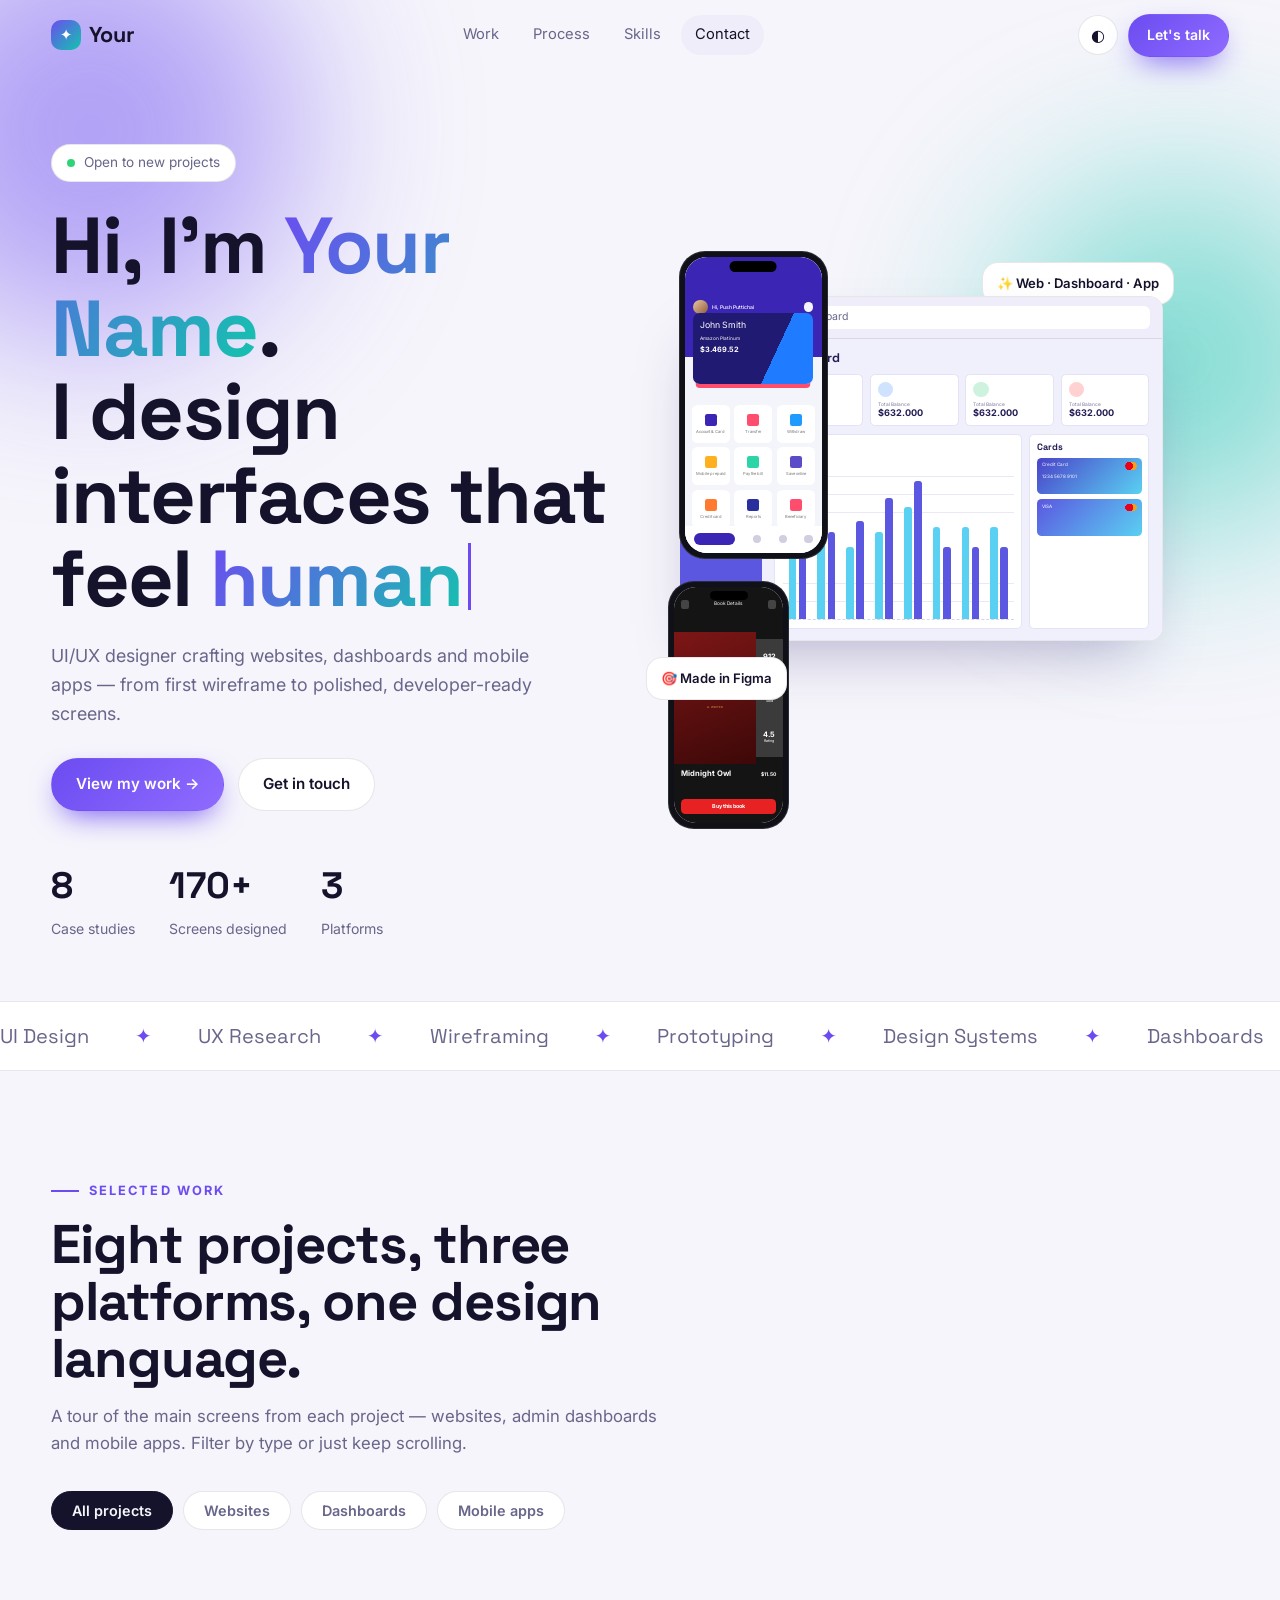
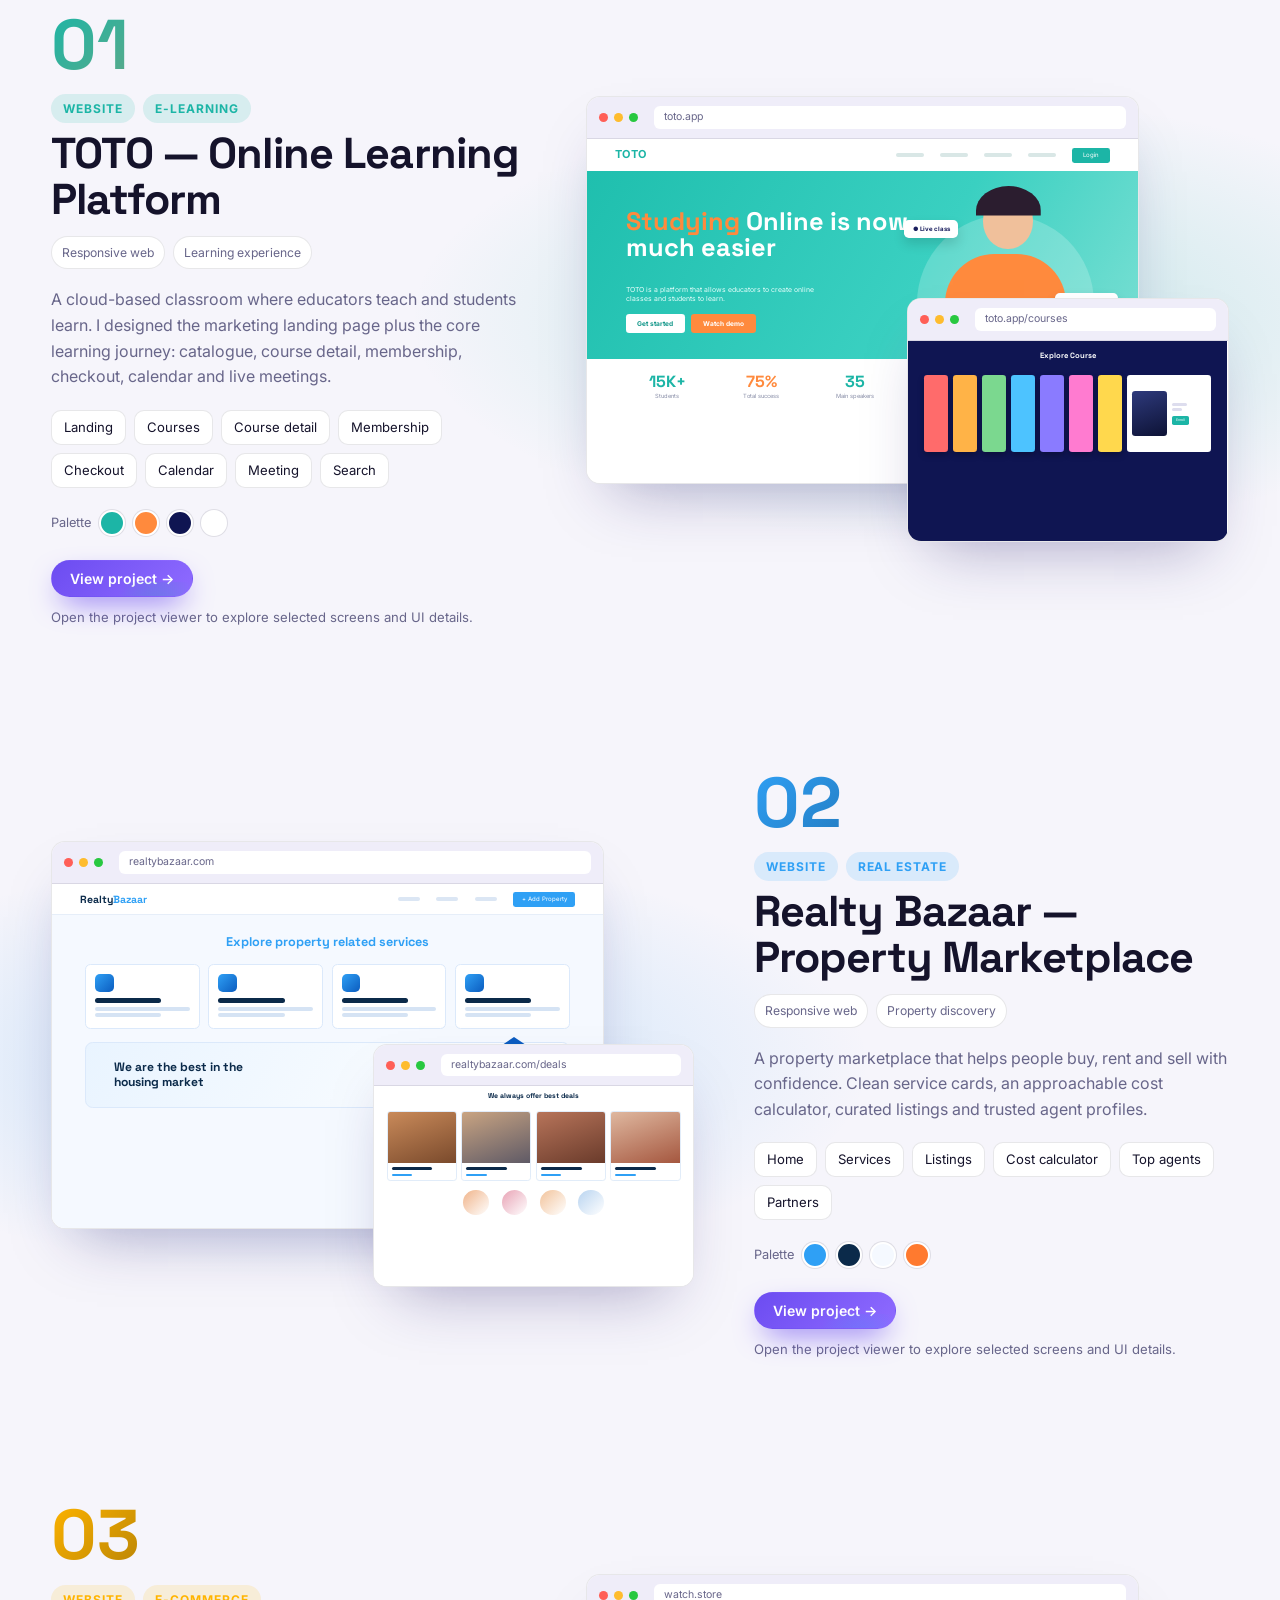
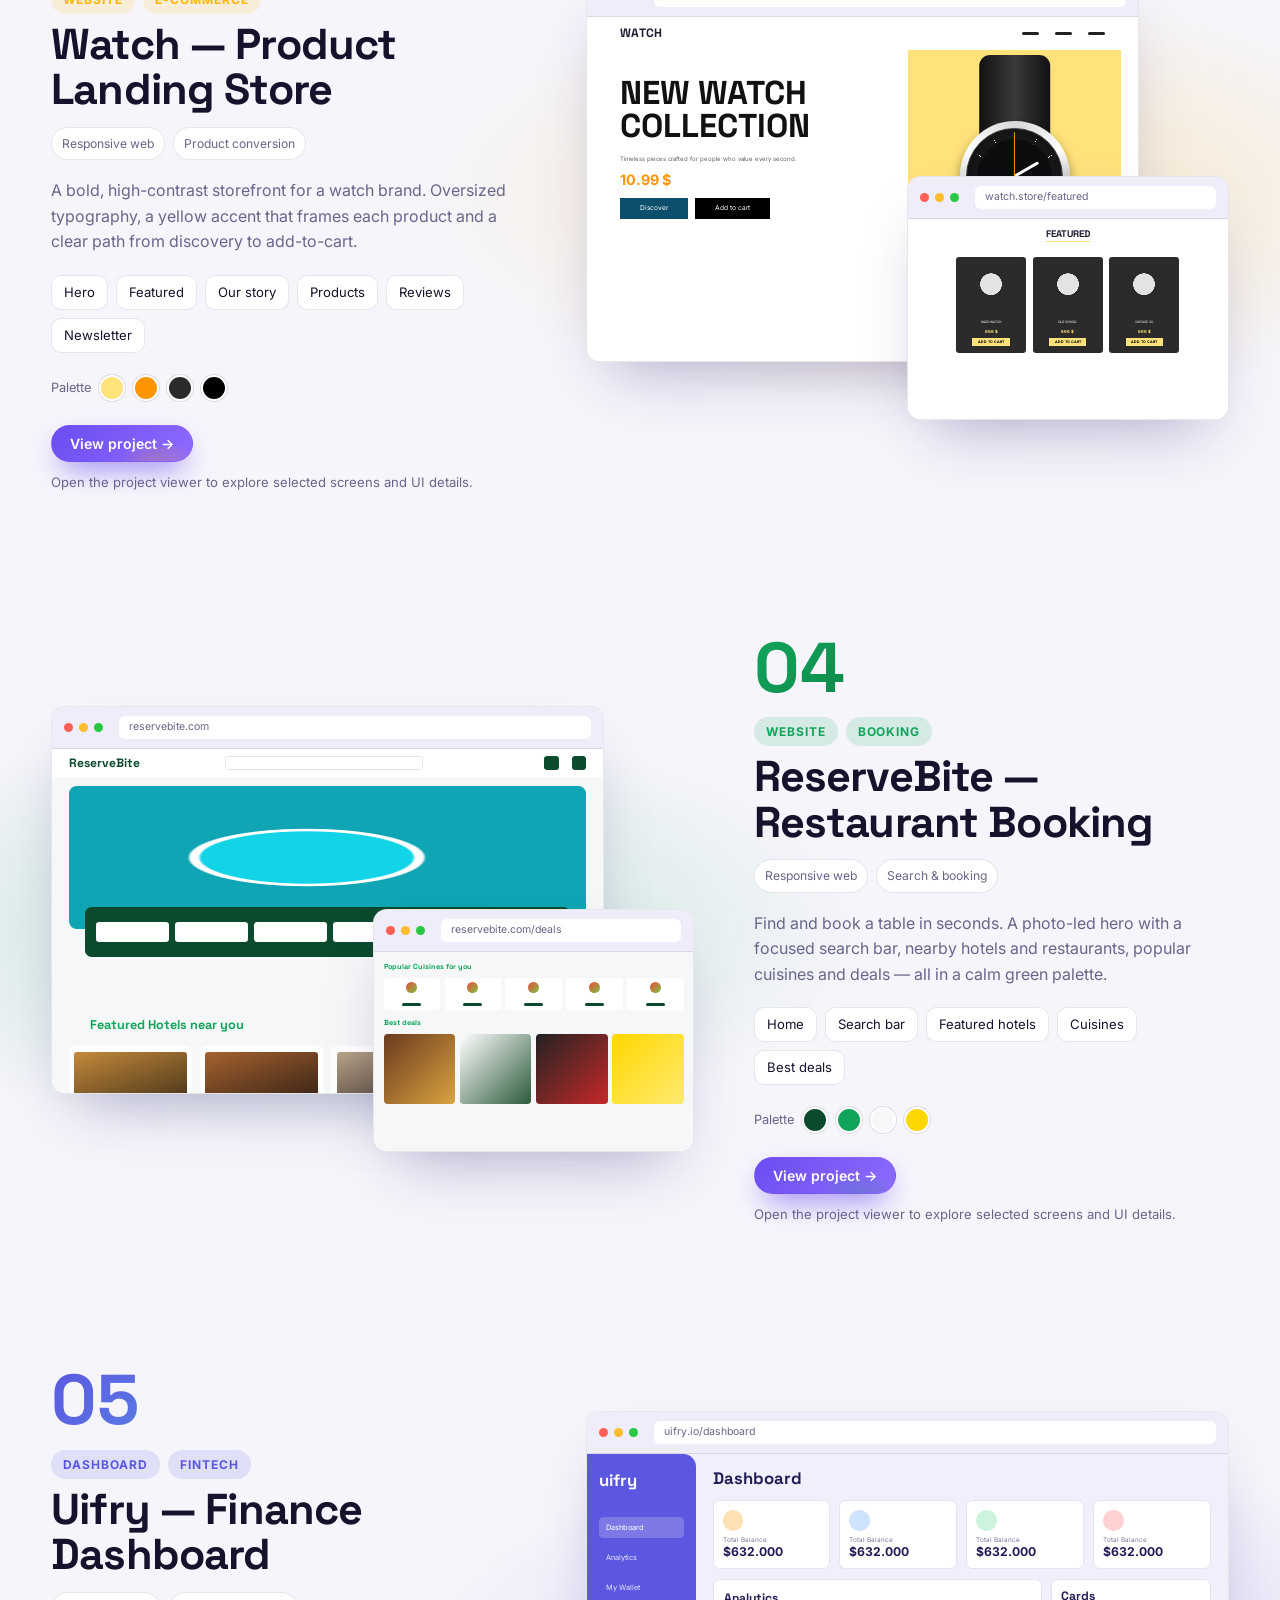
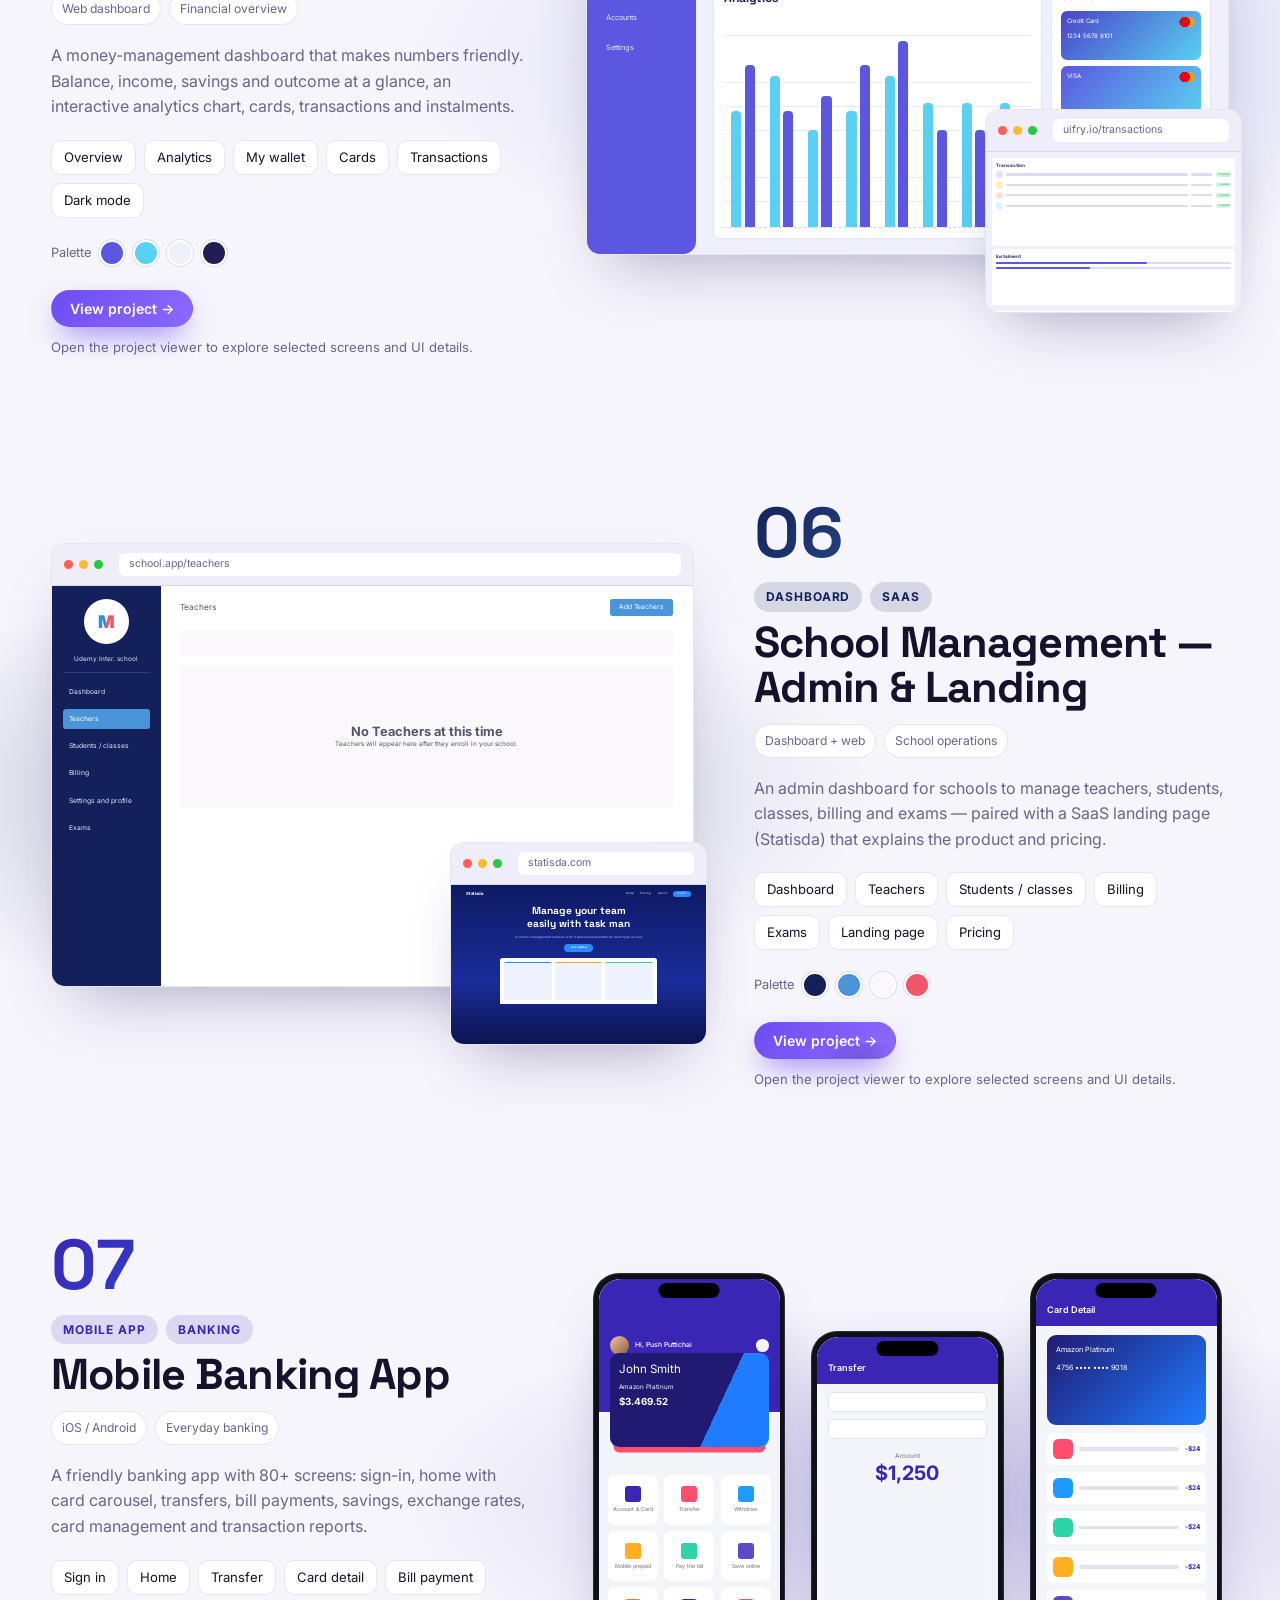
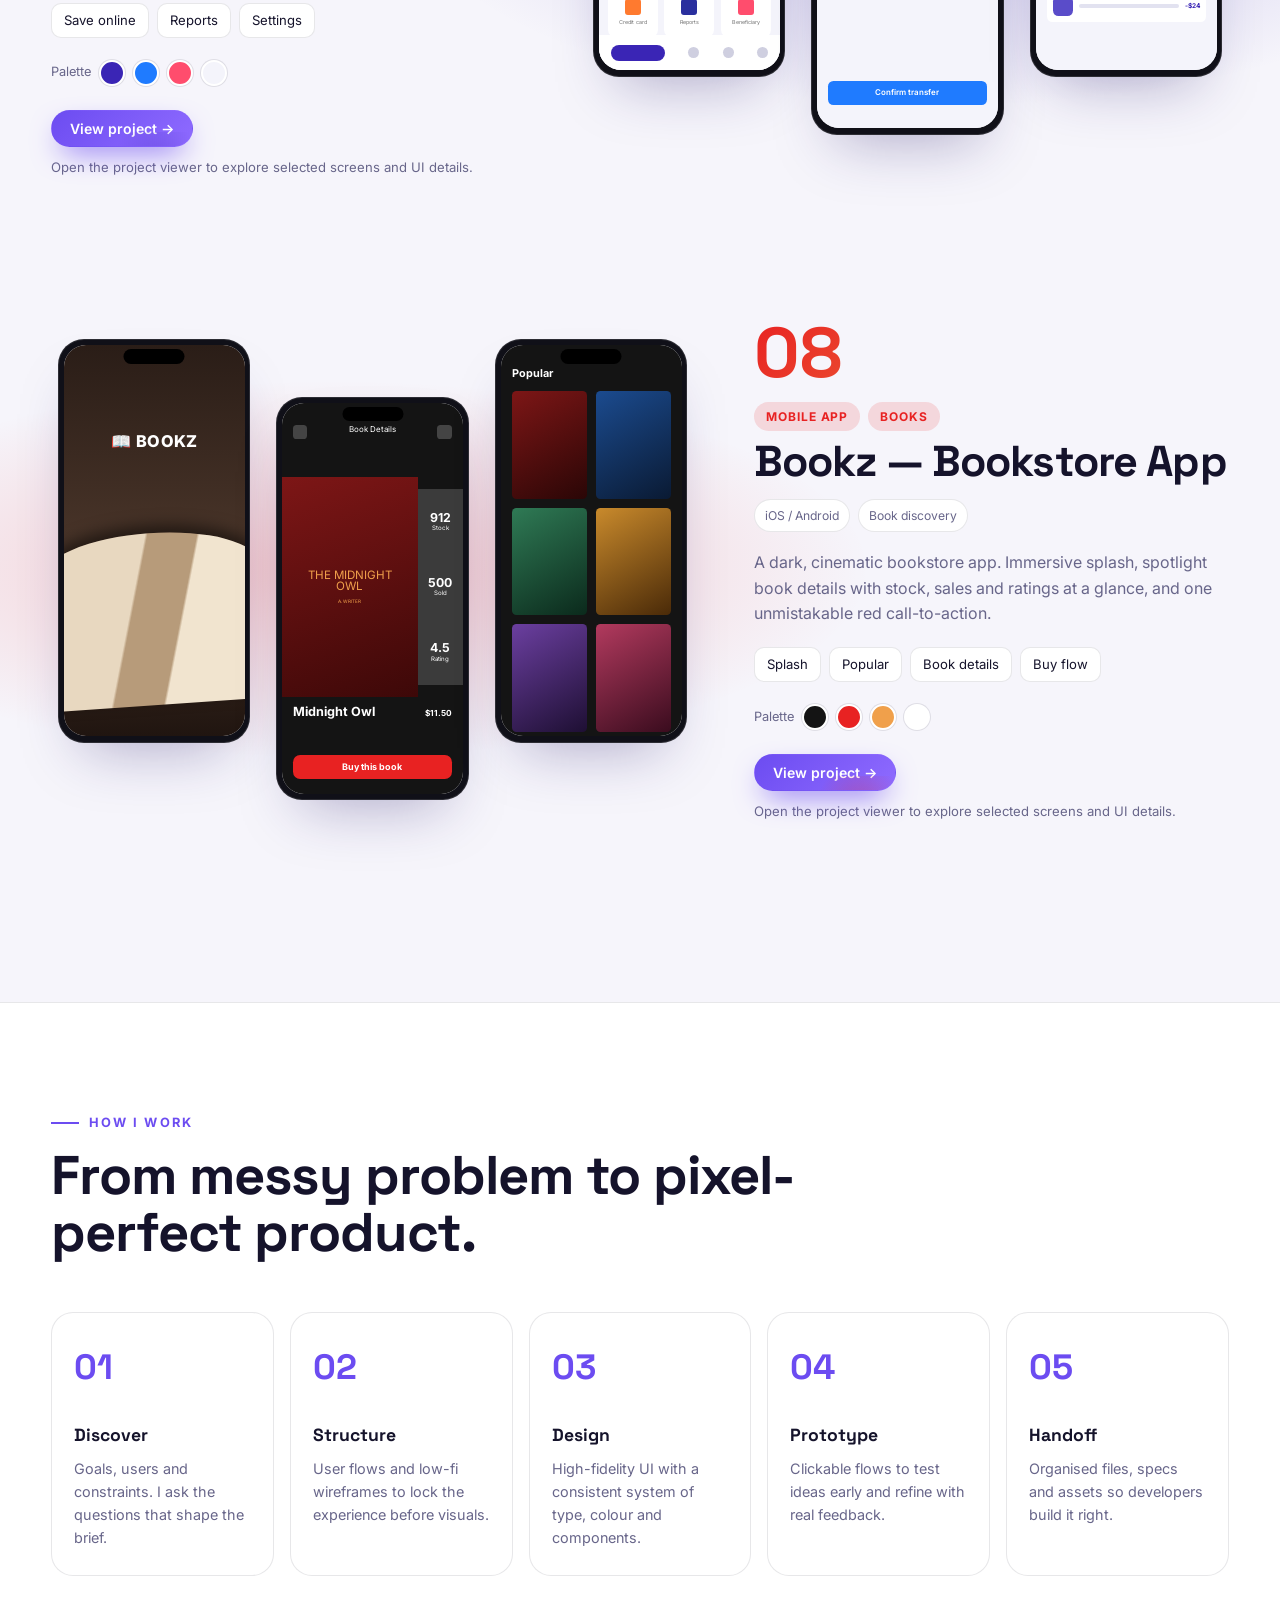
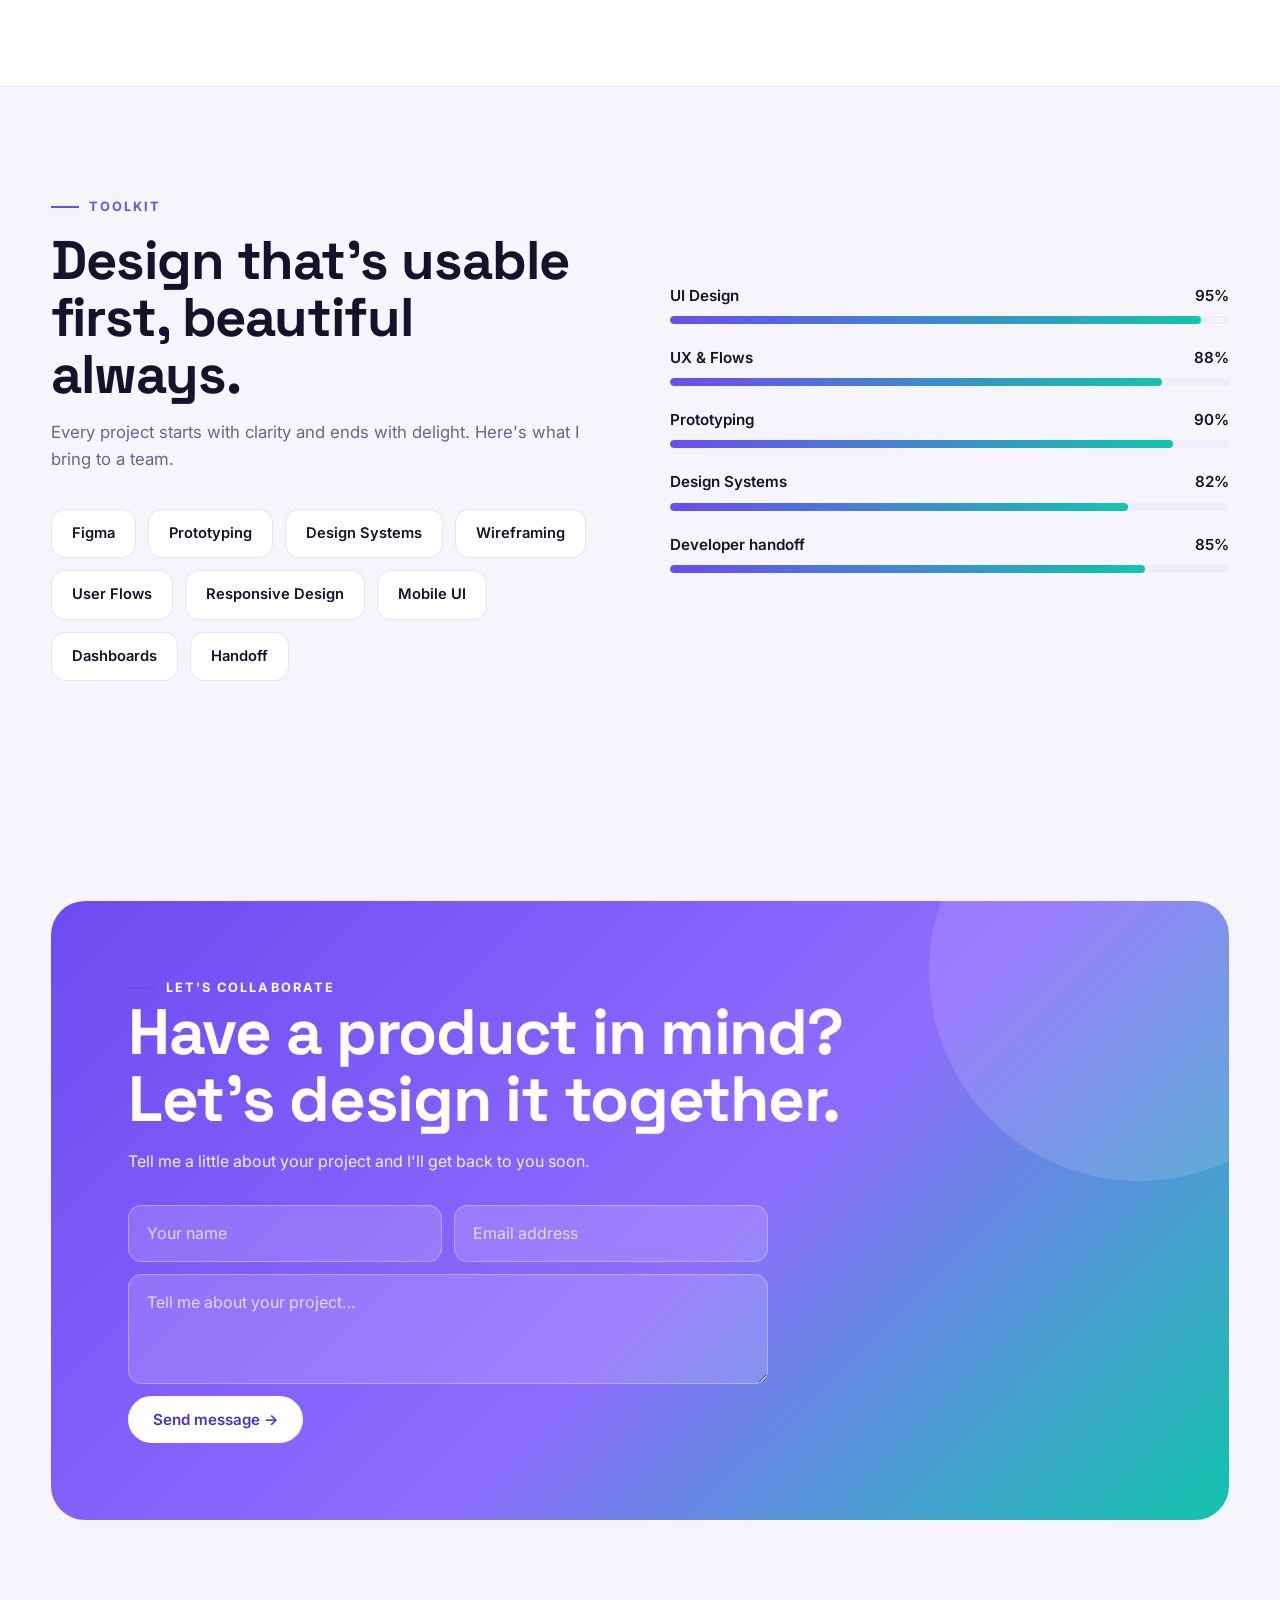
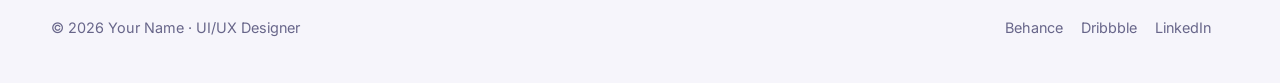
<file: portfolio_viewer.html>
<!DOCTYPE html>
<html lang="en">
<head>
<meta charset="utf-8">
<meta name="viewport" content="width=device-width, initial-scale=1, viewport-fit=cover">
<title>UI/UX Designer Portfolio</title>
<link rel="preconnect" href="https://fonts.googleapis.com">
<link rel="preconnect" href="https://fonts.gstatic.com" crossorigin>
<link href="https://fonts.googleapis.com/css2?family=Inter:wght@400;500;600;700;800&family=Space+Grotesk:wght@500;600;700&display=swap" rel="stylesheet">
<style>
:root{
  --bg:#f6f5fb;--surface:#ffffff;--surface2:#efedf9;--text:#15132b;--muted:#68668a;--line:rgba(21,19,43,.1);
  --accent:#6c4cf1;--accent2:#12c5ad;--glow:rgba(108,76,241,.18);--shadow:0 30px 60px -25px rgba(40,30,110,.35);
  --font:'Inter',system-ui,-apple-system,'Segoe UI',Roboto,sans-serif;--display:'Space Grotesk','Inter',system-ui,sans-serif;
  box-sizing:border-box;padding-top:env(safe-area-inset-top,0px);padding-bottom:env(safe-area-inset-bottom,0px);
}
@media (prefers-color-scheme:dark){:root:not([data-theme="light"]){
  --bg:#0b0a16;--surface:#14132a;--surface2:#1b1a36;--text:#f2f1ff;--muted:#9c9bbd;--line:rgba(255,255,255,.1);
  --glow:rgba(124,92,255,.28);--shadow:0 40px 70px -30px rgba(0,0,0,.8);}}
:root[data-theme="dark"]{
  --bg:#0b0a16;--surface:#14132a;--surface2:#1b1a36;--text:#f2f1ff;--muted:#9c9bbd;--line:rgba(255,255,255,.1);
  --glow:rgba(124,92,255,.28);--shadow:0 40px 70px -30px rgba(0,0,0,.8);}
html{scroll-behavior:smooth;scroll-padding-top:calc(env(safe-area-inset-top,0px) + 80px)}
*,*::before,*::after{box-sizing:border-box}
body{margin:0;background:var(--bg);color:var(--text);font-family:var(--font);line-height:1.6;overflow-x:hidden;-webkit-font-smoothing:antialiased}
a{color:inherit;text-decoration:none}
img,svg{max-width:100%}
.wrap{width:min(1200px,92%);margin-inline:auto}
h1,h2,h3{font-family:var(--display);line-height:1.05;margin:0;letter-spacing:-.02em}
.progress{position:fixed;top:env(safe-area-inset-top,0px);left:0;height:3px;width:0;background:linear-gradient(90deg,var(--accent),var(--accent2));z-index:100}
.cursor{position:fixed;width:420px;height:420px;border-radius:50%;pointer-events:none;background:radial-gradient(circle,var(--glow),transparent 65%);transform:translate(-50%,-50%);z-index:0;left:-999px;top:-999px;transition:opacity .3s}
@media (hover:none){.cursor{display:none}}

/* nav */
header.nav{position:fixed;top:env(safe-area-inset-top,0px);left:0;right:0;z-index:90;padding:14px 0;transition:.3s}
header.nav.stuck{background:color-mix(in srgb,var(--bg) 78%,transparent);backdrop-filter:blur(14px);-webkit-backdrop-filter:blur(14px);border-bottom:1px solid var(--line)}
.nav .wrap{display:flex;align-items:center;justify-content:space-between;gap:20px}
.logo{font-family:var(--display);font-weight:700;font-size:1.35rem;display:flex;align-items:center;gap:8px}
.logo i{width:30px;height:30px;border-radius:10px;background:linear-gradient(135deg,var(--accent),var(--accent2));display:grid;place-items:center;color:#fff;font-style:normal;font-size:.95rem}
.links{display:flex;gap:6px}
.links a{padding:8px 14px;border-radius:99px;font-size:.92rem;color:var(--muted);transition:.2s}
.links a:hover,.links a.on{color:var(--text);background:var(--surface2)}
.right{display:flex;gap:10px;align-items:center}
.icon-btn{width:40px;height:40px;border-radius:50%;border:1px solid var(--line);background:var(--surface);color:var(--text);cursor:pointer;display:grid;place-items:center;font-size:1rem;transition:.25s}
.icon-btn:hover{transform:rotate(20deg)}
.btn{display:inline-flex;align-items:center;gap:10px;padding:13px 24px;border-radius:99px;font-weight:600;font-size:.95rem;border:1px solid transparent;cursor:pointer;transition:transform .2s ease,box-shadow .25s;font-family:inherit}
.btn.pri{background:linear-gradient(135deg,var(--accent),#8f6bff);color:#fff;box-shadow:0 12px 30px -10px var(--accent)}
.btn.pri:hover{box-shadow:0 18px 40px -10px var(--accent)}
.btn.gho{background:var(--surface);border-color:var(--line);color:var(--text)}
.btn.sm{padding:9px 18px;font-size:.88rem}
.menu-btn{display:none}
@media (max-width:820px){.links{display:none}.menu-btn{display:grid}
  .links.open{display:flex;position:absolute;top:100%;left:4%;right:4%;flex-direction:column;background:var(--surface);border:1px solid var(--line);border-radius:20px;padding:10px;margin-top:8px;box-shadow:var(--shadow)}
  .nav .btn.sm{display:none}}

/* hero */
.hero{position:relative;padding:clamp(120px,16vh,170px) 0 60px;min-height:100svh;display:flex;align-items:center}
.hero .blob{position:absolute;border-radius:50%;filter:blur(90px);opacity:.5;z-index:0;animation:drift 14s ease-in-out infinite alternate}
.b1{width:420px;height:420px;background:var(--accent);top:-80px;left:-120px}
.b2{width:360px;height:360px;background:var(--accent2);right:-80px;top:180px;animation-delay:-5s!important}
@keyframes drift{to{transform:translate(50px,40px) scale(1.15)}}
.hero .wrap{position:relative;z-index:1;display:grid;grid-template-columns:1.05fr 1fr;gap:50px;align-items:center}
.pill{display:inline-flex;align-items:center;gap:9px;padding:7px 15px;border-radius:99px;background:var(--surface);border:1px solid var(--line);font-size:.85rem;color:var(--muted)}
.pill b{width:8px;height:8px;border-radius:50%;background:#2fd47a;box-shadow:0 0 0 0 rgba(47,212,122,.6);animation:ping 1.8s infinite}
@keyframes ping{70%{box-shadow:0 0 0 9px rgba(47,212,122,0)}100%{box-shadow:0 0 0 0 rgba(47,212,122,0)}}
.hero h1{font-size:clamp(2.6rem,6.2vw,5.2rem);margin:22px 0 22px}
.grad{background:linear-gradient(120deg,var(--accent),var(--accent2));-webkit-background-clip:text;background-clip:text;color:transparent}
.swap{display:inline-block;min-width:1ch;position:relative}
.swap::after{content:"";display:inline-block;width:3px;height:.85em;background:var(--accent);margin-left:6px;vertical-align:-.05em;animation:blink 1s steps(1) infinite}
@keyframes blink{50%{opacity:0}}
.hero p.lead{color:var(--muted);font-size:1.12rem;max-width:520px;margin:0 0 30px}
.cta{display:flex;gap:14px;flex-wrap:wrap}
.stats{display:flex;gap:34px;margin-top:46px;flex-wrap:wrap}
.stats b{display:block;font-family:var(--display);font-size:2.3rem}
.stats span{color:var(--muted);font-size:.88rem}
.collage{position:relative;aspect-ratio:1/1.02;perspective:1200px}
.collage>*{position:absolute;transition:transform .25s ease-out;will-change:transform}
.collage .browser{width:88%;left:0;top:6%;box-shadow:var(--shadow)}
.collage .phone{width:27%;right:0;bottom:2%;animation:float 6s ease-in-out infinite}
.collage .phone.p2{width:22%;left:-2%;bottom:-2%;animation-delay:-3s}
.tag-float{background:var(--surface);border:1px solid var(--line);border-radius:16px;padding:10px 14px;font-size:.82rem;font-weight:600;box-shadow:var(--shadow);display:flex;align-items:center;gap:8px;animation:float 5s ease-in-out infinite}
.tag-float.a{top:0;right:10%}.tag-float.b{bottom:22%;left:-6%;animation-delay:-2s}
@keyframes float{50%{translate:0 -14px}}
@media (max-width:920px){.hero .wrap{grid-template-columns:1fr}.collage{max-width:560px;margin:20px auto 0;width:100%}}

/* marquee */
.marquee{border-block:1px solid var(--line);overflow:hidden;padding:18px 0;background:var(--surface);position:relative;z-index:1}
.track{display:flex;gap:46px;width:max-content;animation:scroll 32s linear infinite}
.track span{font-family:var(--display);font-size:1.25rem;color:var(--muted);white-space:nowrap;display:flex;align-items:center;gap:46px}
.track span::after{content:"✦";color:var(--accent)}
@keyframes scroll{to{transform:translateX(-50%)}}

/* section heads */
section{position:relative;z-index:1}
.sec{padding:110px 0}
.eyebrow{font-size:.8rem;letter-spacing:.16em;text-transform:uppercase;color:var(--accent);font-weight:700;display:flex;align-items:center;gap:10px}
.eyebrow::before{content:"";width:28px;height:2px;background:var(--accent)}
.sec h2{font-size:clamp(2rem,4.4vw,3.4rem);margin:14px 0 16px;max-width:760px}
.sec .sub{color:var(--muted);max-width:620px;font-size:1.05rem;margin:0}
.filters{display:flex;gap:10px;flex-wrap:wrap;margin:34px 0 10px}
.chip-f{padding:10px 20px;border-radius:99px;border:1px solid var(--line);background:var(--surface);color:var(--muted);cursor:pointer;font:600 .9rem var(--font);transition:.25s}
.chip-f:hover{color:var(--text)}
.chip-f.on{background:var(--text);color:var(--bg);border-color:var(--text)}

/* project */
.proj{position:relative;padding:70px 0;--p1:#6c4cf1;--p2:#12c5ad}
.proj::before{content:"";position:absolute;inset:8% -10% 8% -10%;background:radial-gradient(50% 50% at var(--gx,70%) 50%,color-mix(in srgb,var(--p1) 22%,transparent),transparent 70%);z-index:-1;pointer-events:none}
.proj.hide{display:none}
.proj .wrap{display:grid;grid-template-columns:.85fr 1.15fr;gap:60px;align-items:center}
.proj:nth-of-type(even) .wrap{grid-template-columns:1.15fr .85fr}
.proj:nth-of-type(even) .info{order:2}
.proj:nth-of-type(even){--gx:30%}
.num{font-family:var(--display);font-size:4.4rem;font-weight:700;line-height:1;background:linear-gradient(135deg,var(--p1),var(--p2));-webkit-background-clip:text;background-clip:text;color:transparent;opacity:.9}
.kind{display:flex;gap:8px;flex-wrap:wrap;margin:14px 0 6px}
.kind span{font-size:.75rem;font-weight:700;letter-spacing:.08em;text-transform:uppercase;padding:5px 12px;border-radius:99px;background:color-mix(in srgb,var(--p1) 14%,transparent);color:var(--p1)}
:root[data-theme="dark"] .kind span{color:color-mix(in srgb,var(--p1) 60%,#fff)}
.proj h3{font-size:clamp(1.9rem,3.4vw,2.7rem);margin:8px 0 14px}
.proj p{color:var(--muted);margin:0 0 20px}
.pages{display:flex;flex-wrap:wrap;gap:8px;margin-bottom:22px}
.pages li{list-style:none;font-size:.82rem;padding:6px 12px;border-radius:10px;background:var(--surface);border:1px solid var(--line)}
.pages{padding:0;margin:0 0 22px}
.swatches{display:flex;align-items:center;gap:8px;font-size:.8rem;color:var(--muted)}
.swatches i{width:26px;height:26px;border-radius:50%;border:2px solid var(--surface);box-shadow:0 0 0 1px var(--line)}
.stage{position:relative;padding:0 0 9% 0}
.stage>*{transition:transform .3s ease-out}
.stage .browser.main{width:86%;box-shadow:var(--shadow)}
.stage .browser.second{position:absolute;width:50%;right:0;bottom:0;box-shadow:var(--shadow)}
.stage.phones{display:flex;justify-content:center;gap:4%;align-items:flex-start;padding:0}
.stage.phones .phone{width:30%;box-shadow:var(--shadow)}
.stage.phones .phone:nth-child(2){margin-top:9%}
.stage.dash .browser.main{width:100%}
.stage.dash .browser.second{width:40%;right:-2%}
@media (max-width:920px){.proj .wrap,.proj:nth-of-type(even) .wrap{grid-template-columns:1fr;gap:34px}.proj:nth-of-type(even) .info{order:0}}

/* reveal */
.rv{opacity:0;transform:translateY(40px);transition:opacity .9s cubic-bezier(.2,.7,.2,1),transform .9s cubic-bezier(.2,.7,.2,1);transition-delay:var(--d,0s)}
.rv.in{opacity:1;transform:none}
.rv-l{transform:translateX(-50px)}.rv-r{transform:translateX(50px)}

/* frames */
.browser{border-radius:14px;overflow:hidden;background:var(--surface);border:1px solid var(--line)}
.bb{display:flex;align-items:center;gap:6px;padding:9px 12px;background:var(--surface2);border-bottom:1px solid var(--line)}
.bb i{width:9px;height:9px;border-radius:50%;background:#ff5f57}.bb i:nth-child(2){background:#febc2e}.bb i:nth-child(3){background:#28c840}
.bb span{margin-left:10px;flex:1;background:var(--surface);border-radius:6px;font-size:.66rem;color:var(--muted);padding:3px 10px;white-space:nowrap;overflow:hidden;text-overflow:ellipsis}
.screen{aspect-ratio:16/10;container-type:inline-size;position:relative;overflow:hidden;background:#fff}
.phone{border-radius:26px;padding:5px;background:#101018;position:relative;border:1px solid rgba(255,255,255,.12)}
.notch{position:absolute;top:9px;left:50%;translate:-50% 0;width:32%;height:3.6%;background:#000;border-radius:99px;z-index:3}
.pscreen{aspect-ratio:375/812;container-type:inline-size;position:relative;overflow:hidden;border-radius:22px;background:#fff}
.m{position:absolute;inset:0;font-size:1cqw;line-height:1.25;overflow:hidden;color:#1c1c30;font-family:'Inter',system-ui,sans-serif}
.m *{box-sizing:border-box}
.m i{font-style:normal}

/* --- TOTO --- */
.toto .tn{display:flex;align-items:center;gap:3em;padding:1.6em 5em;background:#fff}
.toto .tn b{font-size:2em;color:#1cb5a6;letter-spacing:.05em;margin-right:auto}
.toto .tn s{width:5em;height:.7em;border-radius:1em;background:#d9e7e6;text-decoration:none}
.toto .tn em{font-style:normal;background:#1cb5a6;color:#fff;padding:.6em 1.8em;border-radius:.4em;font-size:1.1em}
.toto .th{display:flex;align-items:center;padding:2em 7em 0 7em;background:linear-gradient(120deg,#1fbfae,#3ad0c1 60%,#7be0d4);height:34em;position:relative;overflow:hidden}
.toto h4{margin:0 0 1em;font-size:4.6em;line-height:1.05;color:#fff;font-family:var(--display)}
.toto h4 u{text-decoration:none;color:#ff8a3d}
.toto .th p{color:#e6fffb;width:30em;font-size:1.25em;margin:0 0 1.6em}
.toto .tb{display:flex;gap:1em}.toto .tb i{background:#fff;color:#16988b;padding:.8em 1.8em;border-radius:.5em;font-weight:700;font-size:1.2em}
.toto .tb i.o{background:#ff8a3d;color:#fff}
.toto .tp{position:absolute;right:8em;bottom:0;width:30em;height:34em}
.toto .blob{position:absolute;right:0;bottom:-6em;width:32em;height:32em;border-radius:50%;background:#ffffff33}
.toto .girl .hd{position:absolute;left:10em;top:4em;width:9em;height:10em;border-radius:50%;background:#f0c09b}
.toto .girl .hr{position:absolute;left:8.6em;top:2.6em;width:11.8em;height:9em;border-radius:50% 50% 30% 30%;background:#2b1d2f;z-index:0;clip-path:inset(0 0 40% 0)}
.toto .girl .bd{position:absolute;left:3em;top:15em;width:22em;height:30em;border-radius:9em 9em 0 0;background:#ff8a3d}
.toto .chip{position:absolute;background:#fff;color:#1b1f5e;border-radius:.8em;padding:.9em 1.4em;font-size:1.1em;font-weight:700;box-shadow:0 1em 2em #0002;animation:float 5s ease-in-out infinite}
.toto .c1{left:-4em;top:8em}.toto .c2{right:-4em;top:20em;animation-delay:-2s}
.toto .ts{display:flex;justify-content:space-around;padding:2.4em 6em;background:#fff}
.toto .ts div{text-align:center;color:#8a8fa8;font-size:1.05em}.toto .ts b{display:block;font-size:2.8em;color:#1cb5a6;font-family:var(--display)}
.toto .ts div:nth-child(even) b{color:#ff8a3d}
.toto2{background:#0f1552;height:100%;padding:3em 5em}
.toto2 h5{margin:0 0 2em;color:#fff;font-size:2.4em;text-align:center;font-family:var(--display)}
.toto2 .row{display:flex;gap:1.6em;justify-content:center;margin-bottom:2em}
.toto2 .pn{width:8em;height:24em;border-radius:1em;box-shadow:0 1em 2em #0004;background:var(--c);position:relative}
.toto2 .pn::after{content:"";position:absolute;bottom:-1em;left:50%;translate:-50% 0;width:0;height:0;border:4em solid transparent;border-top:2em solid var(--c)}
.toto2 .fc{width:28em;background:#fff;border-radius:1em;padding:1.6em;display:flex;gap:1.4em;align-items:center}
.toto2 .fc i{width:11em;height:14em;border-radius:1em;background:linear-gradient(160deg,#2e3a7c,#0d1235)}
.toto2 .fc b{display:block;height:1em;background:#dde;border-radius:1em;margin-bottom:.8em}.toto2 .fc u{display:block;text-decoration:none;background:#1cb5a6;color:#fff;font-size:1.1em;padding:.6em 1.2em;border-radius:.5em;width:max-content;margin-top:1.4em}

/* --- REALTY --- */
.rb{background:#f5f9ff;height:100%}
.rb .n{display:flex;align-items:center;gap:3em;padding:1.4em 5em;background:#fff;border-bottom:1px solid #e6eef9}
.rb .n b{font-size:1.9em;color:#0b2a4a;margin-right:auto;font-family:var(--display)}.rb .n b span{color:#2fa0f5}
.rb .n s{width:4em;height:.6em;border-radius:1em;background:#dbe6f4}.rb .n em{background:#2fa0f5;color:#fff;font-style:normal;padding:.6em 1.4em;border-radius:.4em;font-size:1.1em}
.rb h5{text-align:center;color:#2fa0f5;font-size:2.3em;margin:1.6em 0 1em;font-family:var(--display)}
.rb .sv{display:flex;gap:1.6em;padding:0 6em}.rb .sv div{flex:1;background:#fff;border:1px solid #dbe9fb;border-radius:1em;padding:1.6em}
.rb .sv i{display:block;width:3.4em;height:3.4em;border-radius:.9em;background:linear-gradient(135deg,#2fa0f5,#0b5cbf);margin-bottom:1em}
.rb .sv b{display:block;height:.9em;width:70%;background:#0b2a4a;border-radius:1em;margin-bottom:.8em}.rb .sv u{display:block;height:.6em;background:#d5e3f4;border-radius:1em;margin-bottom:.5em}
.rb .ban{margin:2.4em 6em 0;height:12em;border-radius:1.4em;background:linear-gradient(120deg,#e9f4ff,#fff);display:flex;align-items:center;gap:4em;padding:0 5em;border:1px solid #dbe9fb}
.rb .ban h6{margin:0;font-size:2.2em;color:#0b2a4a;font-family:var(--display);width:12em}.rb .home{width:10em;height:8em;background:#2fa0f5;border-radius:1em .5em 1em 1em;position:relative;margin-left:auto}
.rb .home::before{content:"";position:absolute;left:-1em;top:-3em;border:6em solid transparent;border-bottom:4em solid #0b5cbf;border-top:0;width:0}
.rb2{background:#fff;height:100%;padding:2em 4em}.rb2 h5{margin:0 0 1.4em;text-align:center;font-size:2.2em;color:#0b2a4a;font-family:var(--display)}
.rb2 .pr{display:flex;gap:1.4em}.rb2 .pr div{flex:1;border-radius:1em;overflow:hidden;border:1px solid #e1ecf9}
.rb2 .pr i{display:block;height:16em}.rb2 .pr b{display:block;height:.9em;width:60%;background:#0b2a4a;margin:1.2em;border-radius:1em}.rb2 .pr u{display:block;height:.7em;width:30%;background:#2fa0f5;margin:0 1.2em 1.4em;border-radius:1em}
.rb2 .ag{display:flex;justify-content:center;gap:4em;margin-top:2.6em}.rb2 .ag i{display:block;width:8em;height:8em;border-radius:50%;background:linear-gradient(135deg,var(--a),#fff5)}

/* --- WATCH --- */
.wt{background:#fff;height:100%}
.wt .n{display:flex;align-items:center;gap:3em;padding:1.6em 6em}.wt .n b{font-size:2.2em;margin-right:auto;letter-spacing:.02em;font-family:var(--display)}.wt .n s{width:3em;height:.6em;background:#222;border-radius:1em}
.wt .h{display:flex;height:46em}
.wt .l{flex:1.2;padding:5em 6em}.wt h4{margin:0 0 .4em;font-size:6em;line-height:.98;font-family:var(--display);color:#111}
.wt .l p{width:32em;color:#666;font-size:1.1em;margin:1.4em 0}.wt .l b{color:#ff9500;font-size:2.6em;display:block;margin-bottom:.6em}
.wt .btns{display:flex;gap:1.4em}.wt .btns i{padding:1em 3em;background:#0b4f6c;color:#fff;font-size:1.2em}.wt .btns i+i{background:#000}
.wt .r{flex:1;background:#ffe27a;position:relative;display:grid;place-items:center;margin-right:3em;border-radius:0 0 0 0}
.watchdraw{position:relative;width:20em;height:44em}
.watchdraw .st{position:absolute;left:50%;translate:-50% 0;width:13em;height:44em;background:linear-gradient(90deg,#111,#3a3a3a 50%,#111);border-radius:2em}
.watchdraw .cs{position:absolute;left:50%;top:50%;translate:-50% -50%;width:20em;height:20em;border-radius:50%;background:conic-gradient(#d8d8d8,#fff,#9b9b9b,#f0f0f0,#bdbdbd,#fff,#d8d8d8);padding:1.2em;box-shadow:0 1em 2em #0006}
.watchdraw .dl{width:100%;height:100%;border-radius:50%;background:radial-gradient(#2a2a2e,#0a0a0c);position:relative;border:.3em solid #444}
.watchdraw .dl::before{content:"";position:absolute;inset:.8em;border-radius:50%;background:repeating-conic-gradient(#fff 0 .7deg,transparent .7deg 30deg)}
.watchdraw .dl::after{content:"";position:absolute;inset:1.8em;border-radius:50%;background:#0d0d10}
.hand{position:absolute;left:50%;bottom:50%;transform-origin:bottom center;background:#fff;border-radius:1em;z-index:2}
.hand.hh{width:.6em;height:5em;margin-left:-.3em;animation:spin 43200s linear infinite;transform:rotate(60deg)}
.hand.mh{width:.4em;height:7.4em;margin-left:-.2em;animation:spin 3600s linear infinite;transform:rotate(200deg)}
.hand.sh{width:.2em;height:8em;margin-left:-.1em;background:#ff9500;animation:spin 8s linear infinite}
@keyframes spin{to{transform:rotate(360deg)}}
.wt2{background:#fff;height:100%;padding:3em 5em}.wt2 h5{margin:0 0 1.6em;text-align:center;font-size:3em;font-family:var(--display);border-bottom:.15em solid #ffe27a;width:max-content;margin-inline:auto}
.wt2 .cd{display:flex;gap:2em;justify-content:center}.wt2 .cd div{width:22em;height:30em;background:#2b2b2b;border-radius:1em;padding:2em;display:flex;flex-direction:column;align-items:center;gap:1.4em;color:#fff}
.wt2 .cd i{width:10em;height:18em;border-radius:5em;background:radial-gradient(circle at 50% 40%,#e3e3e3 0 30%,#2a2a2a 31%)}
.wt2 .cd b{color:#ffe27a;font-size:1.3em}.wt2 .cd u{text-decoration:none;background:#ffe27a;color:#111;font-weight:800;padding:.5em 1.6em;font-size:1.1em}

/* --- RESERVE --- */
.rs{background:#f6f7f8;height:100%}
.rs .n{display:flex;gap:2em;align-items:center;padding:1.2em 3em;background:#fff}.rs .n b{font-size:2.2em;color:#0b4a2c;font-family:var(--display);width:12em}.rs .n s{flex:1;height:2.6em;border:1px solid #dfe5e1;border-radius:.6em;max-width:36em}.rs .n i{width:2.6em;height:2.6em;border-radius:.6em;background:#0b4a2c;margin-left:.4em}.rs .n s+i{margin-left:auto}
.rs .hr{margin:1.6em 3em 0;height:26em;border-radius:1.4em;background:radial-gradient(ellipse 34% 30% at 46% 50%,#12d4e6 0 60%,#fff 62% 66%,#0fa5b4 68%),radial-gradient(circle at 20% 20%,#2e6b2f,#164f26 60%,#5a3a24);position:relative}
.rs .bk{position:absolute;left:3em;right:3em;bottom:-5em;height:9em;background:#0b4a2c;border-radius:1.2em;display:flex;gap:1em;align-items:center;padding:0 2em}
.rs .bk i{flex:1;height:3.6em;background:#fff;border-radius:.6em}.rs .bk i.w{flex:2.4}.rs .bk i.g{flex:.6;background:#10a55a}
.rs h5{margin:7em 3em 1em;font-size:2.3em;color:#10a55a;font-family:var(--display)}
.rs .cr{display:flex;gap:1.4em;padding:0 3em}.rs .cr div{flex:1;background:#fff;border-radius:1em;padding:1em}.rs .cr i{display:block;height:11em;border-radius:.6em;background:var(--im)}.rs .cr b{display:block;height:.9em;width:50%;background:#0b4a2c;margin:1em 0 .6em;border-radius:1em}.rs .cr u{display:block;height:.6em;width:80%;background:#d5dcd8;border-radius:1em}
.rs2{background:#f6f7f8;height:100%;padding:3em}.rs2 h5{margin:0 0 1em;font-size:2.3em;color:#10a55a;font-family:var(--display)}
.rs2 .cu{display:flex;gap:1.4em;margin-bottom:2.4em}.rs2 .cu div{flex:1;background:#fff;border-radius:1em;height:10em;display:grid;place-items:center;text-align:center}.rs2 .cu i{display:block;width:3.4em;height:3.4em;border-radius:50%;background:linear-gradient(135deg,#ef4b3a,#7ac142);margin:0 auto .8em}.rs2 .cu b{display:block;height:.8em;width:6em;background:#0b4a2c;border-radius:1em;margin:0 auto}
.rs2 .dl{display:flex;gap:1.4em}.rs2 .dl i{flex:1;height:22em;border-radius:1.2em;background:var(--im)}

/* --- DASHBOARD uifry --- */
.uf{background:#eff0fb;height:100%;display:flex}
.uf .sb{width:17%;background:#5b57e0;border-radius:0 2em 2em 0;padding:2.6em 1.8em;color:#fff;display:flex;flex-direction:column;gap:1.4em}
.uf .sb b{font-size:2.6em;font-family:var(--display);margin-bottom:1em}.uf .sb span{font-size:1.15em;padding:.8em 1em;border-radius:.6em;opacity:.85}.uf .sb span.on{background:#ffffff33;opacity:1}
.uf .mn{flex:1;padding:2.4em 2.6em;display:flex;flex-direction:column;gap:1.6em}
.uf h5{margin:0;font-size:2.6em;color:#221d55;font-family:var(--display)}
.uf .k{display:flex;gap:1.4em}.uf .k div{flex:1;background:#fff;border-radius:1em;padding:1.4em;border:1px solid #e3e3f5}
.uf .k i{display:block;width:3.2em;height:3.2em;border-radius:50%;background:var(--c);margin-bottom:.8em}.uf .k span{display:block;color:#78789a;font-size:1em}.uf .k b{font-size:1.9em;color:#221d55}
.uf .row{display:flex;gap:1.4em;flex:1;min-height:0}
.uf .ch{flex:2.2;background:#fff;border-radius:1em;padding:1.6em;border:1px solid #e3e3f5;display:flex;flex-direction:column}
.uf .ch b{font-size:1.9em;color:#221d55;font-family:var(--display)}
.uf .bars{flex:1;display:flex;align-items:flex-end;justify-content:space-around;margin-top:1em;border-bottom:1px dashed #d5d5ea;background:repeating-linear-gradient(#0000 0 3.6em,#e8e8f6 3.6em 3.7em)}
.uf .bars div{display:flex;gap:.5em;align-items:flex-end;height:100%}
.uf .bars i{width:1.6em;border-radius:.6em .6em 0 0;transform-origin:bottom;transition:transform 1.2s cubic-bezier(.2,.8,.2,1);transition-delay:var(--d)}
.uf .bars i.a{background:#5b57e0}.uf .bars i.b{background:#5ad0f2}
.stage:not(.in) .uf .bars i{transform:scaleY(0)}
.uf .cd{flex:1;background:#fff;border-radius:1em;padding:1.4em;border:1px solid #e3e3f5;display:flex;flex-direction:column;gap:1em}
.uf .cd b{font-size:1.9em;color:#221d55;font-family:var(--display)}
.uf .cc{height:8em;border-radius:1em;background:linear-gradient(135deg,#4a43c9,#5ad0f2);position:relative;color:#fff;padding:1em;font-size:.95em}
.uf .cc::after{content:"";position:absolute;right:1em;top:1em;width:2.6em;height:1.6em;background:radial-gradient(circle at 35% 50%,#eb001b 0 45%,transparent 46%),radial-gradient(circle at 65% 50%,#f79e1b 0 45%,transparent 46%)}
.uf2{background:#eff0fb;height:100%;padding:2.4em;display:flex;flex-direction:column;gap:1.2em}
.uf2 .tr{background:#fff;border-radius:1em;padding:1.4em;flex:1}.uf2 .tr b{font-size:1.9em;color:#221d55;font-family:var(--display)}
.uf2 .rw{display:flex;align-items:center;gap:1.2em;margin-top:1.1em;font-size:1.05em}.uf2 .rw i{width:2.8em;height:2.8em;border-radius:50%;background:var(--c)}.uf2 .rw s{flex:1;height:.8em;border-radius:1em;background:#dcdcf0}.uf2 .rw em{font-style:normal;background:#d6f5e4;color:#1fa463;padding:.3em 1em;border-radius:.6em;font-size:.9em}
.uf2 .pb{height:1em;border-radius:1em;background:#dcdcf0;margin-top:1em}.uf2 .pb i{display:block;height:100%;width:64%;border-radius:1em;background:#5b57e0}

/* --- SCHOOL --- */
.sc{display:flex;height:100%;background:#fff}
.sc .sb{width:17%;background:#14205a;color:#dfe6ff;padding:2em 1.6em;display:flex;flex-direction:column;gap:1em;font-size:1.05em}
.sc .sb .lg{width:6.6em;height:6.6em;border-radius:50%;background:#fff;margin:0 auto .6em;display:grid;place-items:center}.sc .sb .lg::after{content:"M";font-weight:900;font-size:2.6em;background:linear-gradient(90deg,#2f8de4 50%,#f0566a 50%);-webkit-background-clip:text;background-clip:text;color:transparent}
.sc .sb small{text-align:center;font-size:.95em;border-bottom:1px solid #ffffff22;padding-bottom:1.4em;margin-bottom:.4em}
.sc .sb span{padding:.9em 1em;border-radius:.5em}.sc .sb span.on{background:#4a95d9;color:#fff}
.sc .mn{flex:1;padding:2em 3em;position:relative}
.sc .tp{display:flex;align-items:center;justify-content:space-between;font-size:1.3em;color:#55556a;margin-bottom:1.6em}.sc .tp em{font-style:normal;background:#4a95d9;color:#fff;font-size:.8em;padding:.7em 1.4em;border-radius:.4em}
.sc .sr{height:4em;background:#faf8fa;border-radius:.4em;margin:0 0 1.6em}
.sc .em{height:22em;background:#faf8fa;display:grid;place-items:center;text-align:center;color:#55556a;font-size:1em}.sc .em b{font-size:2em;display:block}
.sc .sp{position:absolute;right:3em;bottom:3em;background:#14205a;color:#fff;padding:1.2em 2.4em;border-radius:3em;font-size:1.2em}
.sc2{background:linear-gradient(180deg,#0d1a63,#1a2c9a 60%,#0b1450);height:100%;color:#fff;text-align:center;padding:2.4em 6em}
.sc2 .n{display:flex;gap:2.4em;align-items:center;margin-bottom:3em;font-size:1.05em}.sc2 .n b{margin-right:auto;font-size:1.6em}.sc2 .n em{font-style:normal;background:#2a8cff;padding:.5em 1.6em;border-radius:2em}
.sc2 h4{font-size:4em;margin:0 0 .5em;font-family:var(--display)}.sc2 p{color:#c8d3ff;font-size:1.2em;margin:0 0 1.6em}.sc2 .go{display:inline-block;background:#2a8cff;padding:.8em 2.6em;border-radius:2em;font-weight:700}
.sc2 .bd{margin:2.6em auto 0;width:70%;height:18em;background:#fff;border-radius:1em 1em 0 0;display:grid;grid-template-columns:1fr 1fr 1fr;gap:1.2em;padding:1.6em}.sc2 .bd i{background:#eef3ff;border-radius:.7em;border-top:.4em solid var(--c)}

/* --- PHONES --- */
.ph{height:100%;position:relative}
.bank{background:#f4f4fb}
.bank .top{background:#3a25b5;height:34%;padding:12em 0 0;color:#fff;padding:8% 6%;display:flex;align-items:center;gap:4%;font-size:4em}
.bank .top i{width:12%;aspect-ratio:1;border-radius:50%;background:linear-gradient(135deg,#f0c8a0,#8a5b3c)}.bank .top b{font-weight:500;font-size:.95em;margin-right:auto}.bank .top s{width:8%;aspect-ratio:1;background:#fff;border-radius:50%;opacity:.95}
.bank .car{position:absolute;left:6%;right:6%;top:19%;height:24%;border-radius:5cqw;background:linear-gradient(115deg,#211a72 0 66%,#1f7bff 66%);color:#fff;padding:5cqw;box-shadow:0 5cqw 0 -2cqw #ff4d6d}
.bank .car h6{margin:0;font-size:6.4em;font-weight:400}.bank .car small{display:block;font-size:3.5em;margin:5% 0 3%}.bank .car b{font-size:5.4em}
.bank .gr{position:absolute;left:5%;right:5%;top:50%;display:grid;grid-template-columns:repeat(3,1fr);gap:3.4cqw}
.bank .gr div{background:#fff;border-radius:4cqw;aspect-ratio:1;display:flex;flex-direction:column;align-items:center;justify-content:center;gap:8%;font-size:3em;color:#777}
.bank .gr i{width:32%;aspect-ratio:1;border-radius:1.6cqw;background:var(--c)}
.bank .tb{position:absolute;bottom:0;left:0;right:0;height:9%;background:#fff;display:flex;align-items:center;justify-content:space-around}.bank .tb i{width:6cqw;height:6cqw;border-radius:50%;background:#cfcfe0}.bank .tb i.on{width:30cqw;border-radius:6cqw;height:9cqw;background:#3a25b5}
.hd2{background:#3a25b5;color:#fff;padding:14% 6% 6%;font-size:5em;font-weight:600}
.bank .fld{margin:4% 6% 0;background:#fff;border-radius:3cqw;height:11cqw;border:1px solid #e3e3f1}
.bank .amt{margin:8% 6%;text-align:center;font-size:11em;font-weight:700;color:#3a25b5}.bank .amt small{display:block;font-size:.32em;color:#888;font-weight:500}
.bank .cta{position:absolute;left:6%;right:6%;bottom:6%;height:13cqw;border-radius:3cqw;background:#1f7bff;color:#fff;display:grid;place-items:center;font-size:4.4em;font-weight:600}
.bank .li{display:flex;align-items:center;gap:4%;margin:4% 6% 0;background:#fff;border-radius:3cqw;padding:3.4cqw;font-size:3.6em}.bank .li i{width:11cqw;height:11cqw;border-radius:3cqw;background:var(--c)}.bank .li s{flex:1;height:2cqw;background:#e2e2f0;border-radius:2cqw}.bank .li b{color:#3a25b5}
.bank .cc2{margin:5% 6% 0;height:23%;border-radius:5cqw;background:linear-gradient(135deg,#211a72,#1f7bff);color:#fff;padding:5cqw;font-size:4em}
.book{background:#141414;color:#fff}
.book.sp{background:linear-gradient(180deg,#2a1d17,#4b362a 55%,#201510)}
.book .lg{position:absolute;top:22%;left:50%;translate:-50% 0;font-size:9em;font-weight:800;letter-spacing:.02em;white-space:nowrap}
.book .pg{position:absolute;left:-10%;right:-10%;bottom:8%;height:44%;background:linear-gradient(105deg,#e8d8c0 0 40%,#b79b7a 41% 60%,#f1e4cf 61%);border-radius:50% 50% 0 0/22% 22% 0 0;transform:rotate(-4deg);box-shadow:0 -4cqw 8cqw #0008}
.book .tp2{display:flex;justify-content:space-between;padding:12% 6% 0;font-size:4.4em}.book .tp2 i{width:8cqw;height:8cqw;border-radius:2cqw;background:#444}
.book .cv{position:absolute;left:0;top:19%;width:75%;height:56%;background:linear-gradient(160deg,#7d1616,#3d0808);display:grid;place-items:center;text-align:center;font-size:6.4em;color:#f0a04b;line-height:1;padding:6%}
.book .cv small{display:block;font-size:.4em;margin-top:8%}
.book .stt{position:absolute;right:0;top:22%;width:25%;background:#3b3b3b;height:50%;display:flex;flex-direction:column;justify-content:space-around;text-align:center;font-size:3.4em}.book .stt b{display:block;font-size:2em;line-height:1}
.book .ti{position:absolute;left:6%;top:77%;font-size:7em;font-weight:700}.book .pr{position:absolute;right:6%;top:78%;font-size:4.6em;font-weight:700}
.book .by{position:absolute;left:6%;right:6%;top:85%;height:5cqw;border-radius:2cqw;background:#e82222}
.book .by{height:13cqw;top:auto;bottom:4%;border-radius:4cqw;display:grid;place-items:center;font-size:5em;font-weight:700}
.book .gd{display:grid;grid-template-columns:1fr 1fr;gap:5cqw;padding:6cqw}
.book .gd i{aspect-ratio:3/4.3;border-radius:2.5cqw;background:linear-gradient(150deg,var(--a),var(--b))}
.book h6{margin:0;padding:12% 6% 0;font-size:6em}

/* process */
.steps{display:grid;grid-template-columns:repeat(5,1fr);gap:16px;margin-top:50px;counter-reset:s}
.step{background:var(--surface);border:1px solid var(--line);border-radius:22px;padding:26px 22px;position:relative;transition:.35s}
.step:hover{transform:translateY(-8px);border-color:var(--accent);box-shadow:var(--shadow)}
.step::before{counter-increment:s;content:"0" counter(s);font-family:var(--display);font-size:2.2rem;font-weight:700;color:var(--accent);display:block;margin-bottom:26px}
.step h4{margin:0 0 8px;font-size:1.1rem;font-family:var(--display)}.step p{margin:0;color:var(--muted);font-size:.9rem}
@media (max-width:980px){.steps{grid-template-columns:repeat(2,1fr)}}@media (max-width:520px){.steps{grid-template-columns:1fr}}
.tools{display:flex;flex-wrap:wrap;gap:12px;margin-top:36px}
.tools span{padding:12px 20px;border-radius:14px;background:var(--surface);border:1px solid var(--line);font-weight:600;font-size:.92rem;transition:.25s}
.tools span:hover{transform:translateY(-4px);color:var(--accent);border-color:var(--accent)}
.split{display:grid;grid-template-columns:1fr 1fr;gap:60px;align-items:center}
.skill{margin-bottom:22px}.skill div{display:flex;justify-content:space-between;font-weight:600;font-size:.95rem;margin-bottom:8px}
.skill s{display:block;height:8px;border-radius:9px;background:var(--surface2);overflow:hidden;text-decoration:none}
.skill s i{display:block;height:100%;width:0;border-radius:9px;background:linear-gradient(90deg,var(--accent),var(--accent2));transition:width 1.4s cubic-bezier(.2,.8,.2,1)}
@media (max-width:860px){.split{grid-template-columns:1fr;gap:30px}}


/* ---------- project case-study experience ---------- */
.proj-card{margin-top:24px;display:flex;gap:10px;flex-wrap:wrap;align-items:center}
.proj-open{position:relative;overflow:hidden}
.proj-open::after{content:"";position:absolute;inset:auto -20% -120% 30%;height:160%;background:radial-gradient(circle,color-mix(in srgb,var(--p1) 28%,transparent),transparent 62%);pointer-events:none;transition:.45s}
.proj-open:hover::after{transform:translateY(-18%)}
.proj-meta{display:flex;gap:8px;flex-wrap:wrap;margin:0 0 18px}
.proj-meta span{font-size:.76rem;color:var(--muted);padding:6px 10px;border:1px solid var(--line);border-radius:99px;background:var(--surface)}
.proj-kicker{font-size:.8rem;font-weight:700;letter-spacing:.12em;text-transform:uppercase;color:var(--muted);margin-bottom:6px}
.proj-hint{font-size:.82rem;color:var(--muted);margin-top:10px}
.modal{position:fixed;inset:0;z-index:200;display:grid;place-items:center;padding:24px;opacity:0;visibility:hidden;pointer-events:none;transition:.28s ease;background:rgba(8,7,18,.58);backdrop-filter:blur(18px);-webkit-backdrop-filter:blur(18px)}
.modal.open{opacity:1;visibility:visible;pointer-events:auto}
.modal-panel{width:min(1080px,100%);max-height:min(90vh,920px);overflow:auto;background:var(--surface);border:1px solid var(--line);border-radius:30px;box-shadow:0 45px 120px -35px #0008;transform:translateY(24px) scale(.98);transition:.35s cubic-bezier(.2,.8,.2,1)}
.modal.open .modal-panel{transform:none}
.modal-head{position:sticky;top:0;z-index:3;display:flex;justify-content:space-between;align-items:flex-start;gap:18px;padding:24px 28px;background:color-mix(in srgb,var(--surface) 88%,transparent);border-bottom:1px solid var(--line);backdrop-filter:blur(15px)}
.modal-head h3{font-size:clamp(1.7rem,4vw,2.7rem);margin-top:4px}
.modal-close{flex:0 0 auto;width:44px;height:44px;border-radius:50%;border:1px solid var(--line);background:var(--surface2);color:var(--text);font-size:1.3rem;cursor:pointer}
.modal-body{padding:28px}
.case-hero{display:grid;grid-template-columns:1.35fr .65fr;gap:22px;align-items:stretch;margin-bottom:24px}
.case-preview{min-height:300px;border-radius:22px;overflow:hidden;border:1px solid var(--line);background:var(--surface2);position:relative}
.case-preview .stage{padding:18px;height:100%;display:flex;align-items:center;justify-content:center}
.case-summary{border:1px solid var(--line);border-radius:22px;padding:22px;background:linear-gradient(145deg,color-mix(in srgb,var(--p1) 12%,var(--surface)),var(--surface))}
.case-summary p{margin:0 0 18px;color:var(--muted)}
.case-facts{display:grid;grid-template-columns:1fr 1fr;gap:10px}
.case-fact{padding:12px;border-radius:14px;background:color-mix(in srgb,var(--surface) 70%,var(--surface2));border:1px solid var(--line)}
.case-fact small{display:block;color:var(--muted);font-size:.72rem;text-transform:uppercase;letter-spacing:.08em;margin-bottom:3px}.case-fact b{font-size:.92rem}
.case-grid{display:grid;grid-template-columns:1fr 1fr;gap:16px;margin-top:16px}
.case-block{padding:20px;border:1px solid var(--line);border-radius:20px;background:var(--surface)}
.case-block h4{font-family:var(--display);font-size:1.1rem;margin:0 0 10px}.case-block p{color:var(--muted);margin:0}.case-block ul{padding-left:18px;margin:0;color:var(--muted)}.case-block li{margin:7px 0}
.case-tags{display:flex;flex-wrap:wrap;gap:8px}.case-tags span{padding:7px 10px;border-radius:10px;background:var(--surface2);font-size:.8rem;font-weight:600}
.case-note{margin-top:16px;padding:14px 16px;border-left:3px solid var(--p1);background:color-mix(in srgb,var(--p1) 7%,var(--surface));border-radius:0 12px 12px 0;color:var(--muted);font-size:.88rem}
@media (max-width:800px){.case-hero,.case-grid{grid-template-columns:1fr}.modal{padding:10px}.modal-panel{border-radius:22px}.modal-head,.modal-body{padding:20px}}

.case-viewer{display:grid;gap:22px}
.viewer-main{display:grid;grid-template-columns:minmax(0,1fr) 260px;gap:18px;align-items:start}
.viewer-screen{min-height:430px;padding:22px;border:1px solid var(--line);border-radius:24px;background:linear-gradient(145deg,color-mix(in srgb,var(--p1) 10%,var(--surface2)),var(--surface2));display:grid;place-items:center;overflow:hidden}
.viewer-screen .browser,.viewer-screen .phone{transform:none!important;max-width:100%;}
.viewer-screen .stage{transform:none!important;width:100%;min-height:390px;display:grid;place-items:center;gap:16px}
.viewer-screen .stage>*{transform:none!important}
.viewer-label{display:flex;align-items:end;justify-content:space-between;gap:12px;margin-top:12px}
.viewer-label h4{font-size:1.1rem}
.viewer-label span{font-size:.78rem;color:var(--muted)}
.viewer-thumbs{display:grid;grid-template-columns:repeat(2,1fr);gap:10px;max-height:520px;overflow:auto;padding-right:2px}
.viewer-thumb{border:1px solid var(--line);background:var(--surface2);border-radius:16px;padding:8px;cursor:pointer;text-align:left;color:var(--text);transition:.2s ease;min-height:100px}
.viewer-thumb:hover,.viewer-thumb.active{border-color:color-mix(in srgb,var(--p1) 65%,var(--line));transform:translateY(-2px);box-shadow:0 10px 30px -18px var(--p1)}
.viewer-thumb .mini{height:66px;display:grid;place-items:center;overflow:hidden;border-radius:10px;background:var(--surface)}
.viewer-thumb .mini>*{transform:scale(.42);transform-origin:center}
.viewer-thumb strong{display:block;font-size:.72rem;margin-top:7px;line-height:1.2}
.viewer-note{padding:14px 16px;border:1px dashed var(--line);border-radius:15px;color:var(--muted);font-size:.82rem}
@media (max-width:800px){.viewer-main{grid-template-columns:1fr}.viewer-thumbs{grid-template-columns:repeat(4,1fr);max-height:none}.viewer-screen{min-height:330px;padding:12px}.viewer-screen .stage{min-height:300px}.viewer-thumb{min-height:84px}.viewer-thumb strong{font-size:.65rem}}
body.modal-lock{overflow:hidden}

/* contact */
.contact{padding:110px 0 70px}
.cbox{background:linear-gradient(135deg,var(--accent),#8f6bff 55%,var(--accent2));border-radius:34px;padding:clamp(34px,6vw,80px);color:#fff;position:relative;overflow:hidden}
.cbox::after{content:"";position:absolute;width:420px;height:420px;border-radius:50%;background:#ffffff1f;right:-120px;top:-140px}
.cbox h2{color:#fff;font-size:clamp(2.2rem,5vw,4rem);max-width:720px}
.cbox p{max-width:520px;opacity:.9;margin:16px 0 30px}
.cform{display:grid;grid-template-columns:1fr 1fr;gap:12px;max-width:640px;position:relative;z-index:1}
.cform input,.cform textarea{font:inherit;padding:15px 18px;border-radius:14px;border:1px solid #fff5;background:#ffffff26;color:#fff;outline:none;width:100%;transition:.25s}
.cform input::placeholder,.cform textarea::placeholder{color:#ffffffbb}
.cform input:focus,.cform textarea:focus{background:#ffffff40;border-color:#fff}
.cform textarea{grid-column:1/-1;min-height:110px;resize:vertical}
.cform .btn{background:#fff;color:#4a2fd0;grid-column:1/-1;justify-self:start}
@media (max-width:560px){.cform{grid-template-columns:1fr}}
footer{padding:26px 0 44px;color:var(--muted);font-size:.9rem}
footer .wrap{display:flex;justify-content:space-between;gap:16px;flex-wrap:wrap}
footer a{margin-right:18px}footer a:hover{color:var(--accent)}
.top-btn{position:fixed;right:22px;bottom:calc(22px + env(safe-area-inset-bottom,0px));z-index:80;opacity:0;pointer-events:none;transition:.3s;background:var(--accent);color:#fff;border:0}
.top-btn.show{opacity:1;pointer-events:auto}
@media (prefers-reduced-motion:reduce){*,*::before,*::after{animation:none!important;transition:none!important}.rv{opacity:1;transform:none}html{scroll-behavior:auto}}
</style>
</head>
<body>
<div class="progress" id="progress"></div>
<div class="cursor" id="cursor"></div>

<header class="nav" id="nav">
  <div class="wrap">
    <a href="#top" class="logo"><i>✦</i><span data-name-short>Portfolio</span></a>
    <nav class="links" id="links">
      <a href="#work">Work</a><a href="#process">Process</a><a href="#skills">Skills</a><a href="#contact">Contact</a>
    </nav>
    <div class="right">
      <button class="icon-btn" id="theme" aria-label="Toggle theme">◐</button>
      <a href="#contact" class="btn pri sm">Let's talk</a>
      <button class="icon-btn menu-btn" id="menu" aria-label="Menu">☰</button>
    </div>
  </div>
</header>

<main id="top">
<section class="hero">
  <div class="blob b1"></div><div class="blob b2"></div>
  <div class="wrap">
    <div>
      <div class="pill rv"><b></b> Open to new projects</div>
      <h1 class="rv" style="--d:.1s">Hi, I'm <span class="grad" data-name>Your Name</span>.<br>I design interfaces that feel <span class="grad swap" id="swap">effortless</span></h1>
      <p class="lead rv" style="--d:.2s">UI/UX designer crafting websites, dashboards and mobile apps — from first wireframe to polished, developer-ready screens.</p>
      <div class="cta rv" style="--d:.3s">
        <a href="#work" class="btn pri magnetic">View my work →</a>
        <a href="#contact" class="btn gho magnetic">Get in touch</a>
      </div>
      <div class="stats rv" style="--d:.4s">
        <div><b data-count="8">0</b><span>Case studies</span></div>
        <div><b data-count="170" data-suffix="+">0</b><span>Screens designed</span></div>
        <div><b data-count="3">0</b><span>Platforms</span></div>
      </div>
    </div>
    <div class="collage rv" style="--d:.2s" id="collage"></div>
  </div>
</section>

<div class="marquee" aria-hidden="true"><div class="track" id="track"></div></div>

<section class="sec" id="work">
  <div class="wrap">
    <div class="eyebrow rv">Selected work</div>
    <h2 class="rv">Eight projects, three platforms, one design language.</h2>
    <p class="sub rv">A tour of the main screens from each project — websites, admin dashboards and mobile apps. Filter by type or just keep scrolling.</p>
    <div class="filters rv" id="filters">
      <button class="chip-f on" data-f="all">All projects</button>
      <button class="chip-f" data-f="web">Websites</button>
      <button class="chip-f" data-f="dash">Dashboards</button>
      <button class="chip-f" data-f="app">Mobile apps</button>
    </div>
  </div>
  <div id="projects"></div>
</section>

<section class="sec" id="process" style="background:var(--surface);border-block:1px solid var(--line)">
  <div class="wrap">
    <div class="eyebrow rv">How I work</div>
    <h2 class="rv">From messy problem to pixel-perfect product.</h2>
    <div class="steps">
      <div class="step rv"><h4>Discover</h4><p>Goals, users and constraints. I ask the questions that shape the brief.</p></div>
      <div class="step rv" style="--d:.08s"><h4>Structure</h4><p>User flows and low-fi wireframes to lock the experience before visuals.</p></div>
      <div class="step rv" style="--d:.16s"><h4>Design</h4><p>High-fidelity UI with a consistent system of type, colour and components.</p></div>
      <div class="step rv" style="--d:.24s"><h4>Prototype</h4><p>Clickable flows to test ideas early and refine with real feedback.</p></div>
      <div class="step rv" style="--d:.32s"><h4>Handoff</h4><p>Organised files, specs and assets so developers build it right.</p></div>
    </div>
  </div>
</section>

<section class="sec" id="skills">
  <div class="wrap split">
    <div>
      <div class="eyebrow rv">Toolkit</div>
      <h2 class="rv">Design that's usable first, beautiful always.</h2>
      <p class="sub rv">Every project starts with clarity and ends with delight. Here's what I bring to a team.</p>
      <div class="tools rv"><span>Figma</span><span>Prototyping</span><span>Design Systems</span><span>Wireframing</span><span>User Flows</span><span>Responsive Design</span><span>Mobile UI</span><span>Dashboards</span><span>Handoff</span></div>
    </div>
    <div class="rv" style="--d:.15s" id="bars"></div>
  </div>
</section>

<section class="contact" id="contact">
  <div class="wrap">
    <div class="cbox rv">
      <div class="eyebrow" style="color:#fff"><span style="display:none"></span>Let's collaborate</div>
      <h2>Have a product in mind? Let's design it together.</h2>
      <p>Tell me a little about your project and I'll get back to you soon.</p>
      <form class="cform" id="form">
        <input name="n" placeholder="Your name" required><input name="e" type="email" placeholder="Email address" required>
        <textarea name="m" placeholder="Tell me about your project…" required></textarea>
        <button class="btn magnetic" type="submit">Send message →</button>
      </form>
    </div>
  </div>
</section>
</main>

<footer><div class="wrap"><span>© <span id="yr"></span> <span data-name>Your Name</span> · UI/UX Designer</span><span><a href="#" data-link="behance">Behance</a><a href="#" data-link="dribbble">Dribbble</a><a href="#" data-link="linkedin">LinkedIn</a></span></div></footer>
<button class="icon-btn top-btn" id="topBtn" aria-label="Back to top">↑</button>

<div class="modal" id="caseModal" aria-hidden="true">
  <div class="modal-panel" role="dialog" aria-modal="true" aria-labelledby="caseTitle">
    <div class="modal-head">
      <div><div class="proj-kicker" id="caseKicker">Case study</div><h3 id="caseTitle">Project</h3></div>
      <button class="modal-close" id="caseClose" aria-label="Close project details">×</button>
    </div>
    <div class="modal-body" id="caseBody"></div>
  </div>
</div>


<script>
/* ============ EDIT YOUR DETAILS HERE ============ */
const CONFIG={name:"Your Name",email:"hello@yourname.com",
  links:{behance:"#",dribbble:"#",linkedin:"#"}};
/* ================================================= */

const $=(s,r=document)=>r.querySelector(s),$$=(s,r=document)=>[...r.querySelectorAll(s)];
const browser=(url,inner,cls='')=>`<div class="browser ${cls}"><div class="bb"><i></i><i></i><i></i><span>${url}</span></div><div class="screen"><div class="m">${inner}</div></div></div>`;
const phone=(inner,cls='')=>`<div class="phone ${cls}"><div class="notch"></div><div class="pscreen"><div class="m">${inner}</div></div></div>`;

/* ---------- mockups ---------- */
const M={};
M.toto1=`<div class="toto"><div class="tn"><b>TOTO</b><s></s><s></s><s></s><s></s><em>Login</em></div>
<div class="th"><div><h4><u>Studying</u> Online is now<br>much easier</h4><p>TOTO is a platform that allows educators to create online classes and students to learn.</p><div class="tb"><i>Get started</i><i class="o">Watch demo</i></div></div>
<div class="tp"><div class="blob"></div><div class="girl"><i class="hd"></i><i class="hr"></i><i class="bd"></i></div><div class="chip c1">● Live class</div><div class="chip c2">✓ Assignments</div></div></div>
<div class="ts"><div><b>15K+</b>Students</div><div><b>75%</b>Total success</div><div><b>35</b>Main speakers</div><div><b>26</b>Chief experts</div><div><b>16</b>Years of experience</div></div></div>`;
const pencils=['#ff6b6b','#ffb347','#7bd88f','#4dc3ff','#8a7bff','#ff7bd0','#ffd84d'];
M.toto2=`<div class="toto2"><h5>Explore Course</h5><div class="row">${pencils.map(c=>`<i class="pn" style="--c:${c}"></i>`).join('')}<div class="fc"><i></i><div><b style="width:90%"></b><b style="width:60%"></b><u>Enroll</u></div></div></div></div>`;
M.rb1=`<div class="rb"><div class="n"><b>Realty<span>Bazaar</span></b><s></s><s></s><s></s><em>+ Add Property</em></div><h5>Explore property related services</h5>
<div class="sv">${[0,1,2,3].map(()=>`<div><i></i><b></b><u></u><u style="width:70%"></u></div>`).join('')}</div>
<div class="ban"><h6>We are the best in the housing market</h6><div class="home"></div></div></div>`;
const ph1=['linear-gradient(160deg,#c98a5a,#7a4a2c)','linear-gradient(160deg,#c9a482,#5f5a66)','linear-gradient(160deg,#b7745a,#6a3b2b)','linear-gradient(160deg,#dfb8a0,#a5573f)'];
M.rb2=`<div class="rb2"><h5>We always offer best deals</h5><div class="pr">${ph1.map(g=>`<div><i style="background:${g}"></i><b></b><u></u></div>`).join('')}</div>
<div class="ag">${['#f0b48a','#e8a3b5','#f2c39b','#b9d4f0'].map(c=>`<i style="--a:${c}"></i>`).join('')}</div></div>`;
M.wt1=`<div class="wt"><div class="n"><b>WATCH</b><s></s><s></s><s></s></div><div class="h"><div class="l"><h4>NEW WATCH<br>COLLECTION</h4><p>Timeless pieces crafted for people who value every second.</p><b>10.99 $</b><div class="btns"><i>Discover</i><i>Add to cart</i></div></div>
<div class="r"><div class="watchdraw"><div class="st"></div><div class="cs"><div class="dl"><i class="hand hh"></i><i class="hand mh"></i><i class="hand sh"></i></div></div></div></div></div></div>`;
M.wt2=`<div class="wt2"><h5>FEATURED</h5><div class="cd">${['RADO WATCH','OLD SCHOOL','VINTAGE 30'].map(n=>`<div><i></i><span>${n}</span><b>666 $</b><u>ADD TO CART</u></div>`).join('')}</div></div>`;
const rsIm=['linear-gradient(160deg,#c48a3a,#3b2a17)','linear-gradient(160deg,#a5622f,#2a1a12)','linear-gradient(160deg,#b8a58a,#2d2019)','linear-gradient(160deg,#d09a5e,#4a2a19)'];
M.rs1=`<div class="rs"><div class="n"><b>ReserveBite</b><s></s><i></i><i></i></div><div class="hr"><div class="bk"><i></i><i></i><i></i><i class="w"></i><i class="g"></i></div></div>
<h5>Featured Hotels near you</h5><div class="cr">${rsIm.map(g=>`<div><i style="--im:${g}"></i><b></b><u></u></div>`).join('')}</div></div>`;
M.rs2=`<div class="rs2"><h5>Popular Cuisines for you</h5><div class="cu">${[0,1,2,3,4].map(()=>`<div><i></i><b></b></div>`).join('')}</div><h5>Best deals</h5><div class="dl">${['linear-gradient(135deg,#6b3a1e,#d9a441)','linear-gradient(135deg,#fff,#2d5a3b)','linear-gradient(135deg,#222,#c62828)','linear-gradient(135deg,#ffd700,#ffea70)'].map(g=>`<i style="--im:${g}"></i>`).join('')}</div></div>`;
const bars=[[30,42],[39,30],[25,34],[30,42],[39,48],[32,25],[32,25],[32,25]];
M.uf1=`<div class="uf"><div class="sb"><b>uifry</b><span class="on">Dashboard</span><span>Analytics</span><span>My Wallet</span><span>Accounts</span><span>Settings</span></div>
<div class="mn"><h5>Dashboard</h5><div class="k">${['#ffe1b3','#cfe3ff','#cdf3df','#ffd1d1'].map(c=>`<div><i style="--c:${c}"></i><span>Total Balance</span><b>$632.000</b></div>`).join('')}</div>
<div class="row"><div class="ch"><b>Analytics</b><div class="bars">${bars.map((p,i)=>`<div><i class="b" style="height:${p[0]*1.8}%;--d:${i*.08}s"></i><i class="a" style="height:${p[1]*1.8}%;--d:${i*.08+.05}s"></i></div>`).join('')}</div></div>
<div class="cd"><b>Cards</b><div class="cc">Credit Card<br><br>1234 5678 9101</div><div class="cc" style="background:linear-gradient(135deg,#5b57e0,#5ad0f2)">VISA</div></div></div></div></div>`;
M.uf2=`<div class="uf2"><div class="tr"><b>Transaction</b>${['#e6e0ff','#fff0c2','#ffe0e0','#dff5ff'].map(c=>`<div class="rw"><i style="--c:${c}"></i><s></s><s style="max-width:8em"></s><em>Completed</em></div>`).join('')}</div>
<div class="tr" style="flex:.6"><b>Instalment</b><div class="pb"><i></i></div><div class="pb"><i style="width:40%"></i></div></div></div>`;
M.sc1=`<div class="sc"><div class="sb"><div class="lg"></div><small>Udemy Inter. school</small><span>Dashboard</span><span class="on">Teachers</span><span>Students / classes</span><span>Billing</span><span>Settings and profile</span><span>Exams</span></div>
<div class="mn"><div class="tp">Teachers<em>Add Teachers</em></div><div class="sr"></div><div class="em"><div><b>No Teachers at this time</b>Teachers will appear here after they enroll in your school.</div></div><div class="sp">Support ⌃</div></div></div>`;
M.sc2=`<div class="sc2"><div class="n"><b>Statisda</b><span>Home</span><span>Pricing</span><span>About</span><em>Login</em></div><h4>Manage your team<br>easily with task man</h4><p>A school management solution with a personalised portal for each type of user.</p><span class="go">Get Started</span>
<div class="bd">${['#2a8cff','#f5a623','#3ecf8e'].map(c=>`<i style="--c:${c}"></i>`).join('')}</div></div>`;
const tiles=['#3a25b5','#ff4d6d','#1f9bff','#ffb020','#2dd4a8','#5a4cc9','#ff7a2f','#2a2f9e','#ff4d6d'];
const tl=['Account & Card','Transfer','Withdraw','Mobile prepaid','Pay the bill','Save online','Credit card','Reports','Beneficiary'];
M.bk1=`<div class="ph bank"><div class="top"><i></i><b>Hi, Push Puttichai</b><s></s></div><div class="car"><h6>John Smith</h6><small>Amazon Platinum</small><b>$3.469.52</b></div>
<div class="gr">${tiles.map((c,i)=>`<div><i style="--c:${c}"></i>${tl[i]}</div>`).join('')}</div><div class="tb"><i class="on"></i><i></i><i></i><i></i></div></div>`;
M.bk2=`<div class="ph bank"><div class="hd2">Transfer</div><div class="fld"></div><div class="fld"></div><div class="amt"><small>Amount</small>$1,250</div><div class="cta">Confirm transfer</div></div>`;
M.bk3=`<div class="ph bank"><div class="hd2">Card Detail</div><div class="cc2">Amazon Platinum<br><br>4756 •••• •••• 9018</div>${['#ff4d6d','#1f9bff','#2dd4a8','#ffb020','#5a4cc9'].map(c=>`<div class="li"><i style="--c:${c}"></i><s></s><b>-$24</b></div>`).join('')}</div>`;
M.bz1=`<div class="ph book sp"><div class="lg">📖 BOOKZ</div><div class="pg"></div></div>`;
M.bz2=`<div class="ph book"><div class="tp2"><i></i><span>Book Details</span><i></i></div><div class="cv"><div>THE MIDNIGHT<br>OWL<small>A. WRITER</small></div></div><div class="stt"><div><b>912</b>Stock</div><div><b>500</b>Sold</div><div><b>4.5</b>Rating</div></div><div class="ti">Midnight Owl</div><div class="pr">$11.50</div><div class="by">Buy this book</div></div>`;
const covers=[['#7d1616','#2a0606'],['#1b4b8f','#0a1a33'],['#2f7a55','#0b2a1c'],['#c98a2c','#4a2a08'],['#6b3fa0','#1e0f33'],['#b23a5e','#3a0c1e']];
M.bz3=`<div class="ph book"><h6>Popular</h6><div class="gd">${covers.map(c=>`<i style="--a:${c[0]};--b:${c[1]}"></i>`).join('')}</div></div>`;

/* ---------- project data ---------- */
const P=[
 {id:'toto',t:['web'],tags:['Website','E-learning'],name:'TOTO — Online Learning Platform',role:'UI/UX Design',duration:'Concept project',platform:'Responsive web',focus:'Learning experience',c:['#1cb5a6','#ff8a3d'],pal:['#1cb5a6','#ff8a3d','#0f1552','#ffffff'],
  d:'A cloud-based classroom where educators teach and students learn. I designed the marketing landing page plus the core learning journey: catalogue, course detail, membership, checkout, calendar and live meetings.',
  pages:['Landing','Courses','Course detail','Membership','Checkout','Calendar','Meeting','Search'],
  vis:()=>`<div class="stage">${browser('toto.app',M.toto1,'main')}${browser('toto.app/courses',M.toto2,'second')}</div>`},
 {id:'realty',t:['web'],tags:['Website','Real estate'],name:'Realty Bazaar — Property Marketplace',role:'Product & UI Design',duration:'Concept project',platform:'Responsive web',focus:'Property discovery',c:['#2fa0f5','#0b2a4a'],pal:['#2fa0f5','#0b2a4a','#f5f9ff','#ff7a2f'],
  d:'A property marketplace that helps people buy, rent and sell with confidence. Clean service cards, an approachable cost calculator, curated listings and trusted agent profiles.',
  pages:['Home','Services','Listings','Cost calculator','Top agents','Partners'],
  vis:()=>`<div class="stage">${browser('realtybazaar.com',M.rb1,'main')}${browser('realtybazaar.com/deals',M.rb2,'second')}</div>`},
 {id:'watch',t:['web'],tags:['Website','E-commerce'],name:'Watch — Product Landing Store',role:'UI Design',duration:'Concept project',platform:'Responsive web',focus:'Product conversion',c:['#ffb400','#111111'],pal:['#ffe27a','#ff9500','#2b2b2b','#000000'],
  d:'A bold, high-contrast storefront for a watch brand. Oversized typography, a yellow accent that frames each product and a clear path from discovery to add-to-cart.',
  pages:['Hero','Featured','Our story','Products','Reviews','Newsletter'],
  vis:()=>`<div class="stage">${browser('watch.store',M.wt1,'main')}${browser('watch.store/featured',M.wt2,'second')}</div>`},
 {id:'reservebite',t:['web'],tags:['Website','Booking'],name:'ReserveBite — Restaurant Booking',role:'UX/UI Design',duration:'Concept project',platform:'Responsive web',focus:'Search & booking',c:['#10a55a','#0b4a2c'],pal:['#0b4a2c','#10a55a','#f6f7f8','#ffd700'],
  d:'Find and book a table in seconds. A photo-led hero with a focused search bar, nearby hotels and restaurants, popular cuisines and deals — all in a calm green palette.',
  pages:['Home','Search bar','Featured hotels','Cuisines','Best deals'],
  vis:()=>`<div class="stage">${browser('reservebite.com',M.rs1,'main')}${browser('reservebite.com/deals',M.rs2,'second')}</div>`},
 {id:'uifry',t:['dash'],tags:['Dashboard','Fintech'],name:'Uifry — Finance Dashboard',role:'Dashboard UI',duration:'Concept project',platform:'Web dashboard',focus:'Financial overview',c:['#5b57e0','#5ad0f2'],pal:['#5b57e0','#5ad0f2','#eff0fb','#221d55'],
  d:'A money-management dashboard that makes numbers friendly. Balance, income, savings and outcome at a glance, an interactive analytics chart, cards, transactions and instalments.',
  pages:['Overview','Analytics','My wallet','Cards','Transactions','Dark mode'],
  vis:()=>`<div class="stage dash">${browser('uifry.io/dashboard',M.uf1,'main')}${browser('uifry.io/transactions',M.uf2,'second')}</div>`},
 {id:'school',t:['dash','web'],tags:['Dashboard','SaaS'],name:'School Management — Admin & Landing',role:'Product UI',duration:'Concept project',platform:'Dashboard + web',focus:'School operations',c:['#14205a','#4a95d9'],pal:['#14205a','#4a95d9','#faf8fa','#f0566a'],
  d:'An admin dashboard for schools to manage teachers, students, classes, billing and exams — paired with a SaaS landing page (Statisda) that explains the product and pricing.',
  pages:['Dashboard','Teachers','Students / classes','Billing','Exams','Landing page','Pricing'],
  vis:()=>`<div class="stage dash">${browser('school.app/teachers',M.sc1,'main')}${browser('statisda.com',M.sc2,'second')}</div>`},
 {id:'banking',t:['app'],tags:['Mobile app','Banking'],name:'Mobile Banking App',role:'Mobile UI Design',duration:'Concept project',platform:'iOS / Android',focus:'Everyday banking',c:['#3a25b5','#1f7bff'],pal:['#3a25b5','#1f7bff','#ff4d6d','#f4f4fb'],
  d:'A friendly banking app with 80+ screens: sign-in, home with card carousel, transfers, bill payments, savings, exchange rates, card management and transaction reports.',
  pages:['Sign in','Home','Transfer','Card detail','Bill payment','Save online','Reports','Settings'],
  vis:()=>`<div class="stage phones">${phone(M.bk1)}${phone(M.bk2)}${phone(M.bk3)}</div>`},
 {id:'bookz',t:['app'],tags:['Mobile app','Books'],name:'Bookz — Bookstore App',role:'Mobile UI Design',duration:'Concept project',platform:'iOS / Android',focus:'Book discovery',c:['#e82222','#f0a04b'],pal:['#141414','#e82222','#f0a04b','#ffffff'],
  d:'A dark, cinematic bookstore app. Immersive splash, spotlight book details with stock, sales and ratings at a glance, and one unmistakable red call-to-action.',
  pages:['Splash','Popular','Book details','Buy flow'],
  vis:()=>`<div class="stage phones">${phone(M.bz1)}${phone(M.bz2)}${phone(M.bz3)}</div>`}
];

/* ---------- render ---------- */
const CASES={
 toto:{challenge:'Make online learning feel clear, approachable and easy to enter for both educators and students.',approach:['Separated discovery from learning so users can scan courses before committing.','Used a friendly visual hierarchy to make live classes, assignments and progress feel visible.','Designed responsive states for the marketing and learning journeys without turning the page into a dense dashboard.'],outcome:'A focused learning-product concept with a clear route from landing page → course discovery → enrollment → learning.',screens:'8 key screens',deliverables:'Flows, high-fidelity UI, responsive layouts'},
 realty:{challenge:'Reduce the friction of finding property services and make marketplace content easier to scan.',approach:['Grouped services around real user tasks instead of presenting a generic property grid.','Created strong visual hierarchy for listings, agents and housing-market messaging.','Kept calls to action visible without overwhelming the browsing experience.'],outcome:'A marketplace concept that balances property discovery with service-led navigation.',screens:'6 key screens',deliverables:'Information architecture, UI system, responsive layouts'},
 watch:{challenge:'Create a premium product story while keeping the shopping journey simple.',approach:['Built the hero around one strong product message and one dominant visual.','Used contrast and oversized type to establish a distinctive brand direction.','Kept discovery and add-to-cart actions visually close to the product information.'],outcome:'A high-impact storefront concept with a short path from first impression to purchase.',screens:'6 key screens',deliverables:'Visual direction, product UI, e-commerce flow'},
 reservebite:{challenge:'Help people move from browsing restaurants to making a booking with minimal friction.',approach:['Placed search and location context at the centre of the experience.','Used content modules for hotels, cuisines and deals to support exploration.','Designed cards that make image, category and action readable at a glance.'],outcome:'A calm booking concept that combines discovery content with a clear reservation entry point.',screens:'5 key screens',deliverables:'Search flow, responsive UI, content hierarchy'},
 uifry:{challenge:'Turn financial information into something users can understand at a glance.',approach:['Prioritised balance and key financial indicators before secondary detail.','Used analytics and transaction modules to create a natural scan path.','Separated cards, activity and instalments into predictable content groups.'],outcome:'A finance dashboard concept designed around quick comprehension and repeat use.',screens:'6 key screens',deliverables:'Dashboard layout, data hierarchy, component styling'},
 school:{challenge:'Give school administrators a structured place to manage people and operations while clearly explaining the SaaS product.',approach:['Organised administrative navigation around recurring school tasks.','Designed empty states and support affordances for moments when data is missing.','Paired the product dashboard with a focused marketing page to explain the value proposition.'],outcome:'A connected dashboard + landing-page concept for a school management product.',screens:'7 key screens',deliverables:'Admin UI, SaaS landing page, navigation structure'},
 banking:{challenge:'Make a broad set of banking actions feel approachable on a small screen.',approach:['Built a home screen around the card, balance and frequent actions.','Grouped transfers, card details and transaction history into dedicated flows.','Used persistent navigation and strong confirmation states to make important actions easier to follow.'],outcome:'A multi-screen banking concept covering everyday money movement and card management.',screens:'80+ screens',deliverables:'Mobile flows, component patterns, high-fidelity UI'},
 bookz:{challenge:'Make book discovery feel immersive while keeping product information and purchase actions obvious.',approach:['Created a cinematic visual language for the bookstore experience.','Designed the book-detail view around stock, sales, rating and price information.','Used a strong purchase CTA to keep the final action unmistakable.'],outcome:'A dark editorial bookstore concept focused on discovery and confident purchase decisions.',screens:'4 key flows',deliverables:'Mobile UI, product detail, purchase flow'}
};
const GALLERY={
 toto:[['toto1','Landing page'],['toto2','Course discovery']],
 realty:[['rb1','Services & marketplace'],['rb2','Property deals']],
 watch:[['wt1','Hero / product story'],['wt2','Featured products']],
 reservebite:[['rs1','Search & featured places'],['rs2','Cuisines & deals']],
 uifry:[['uf1','Dashboard overview'],['uf2','Transactions & instalments']],
 school:[['sc1','Admin — teachers'],['sc2','SaaS landing page']],
 banking:[['bk1','Banking home'],['bk2','Transfer flow'],['bk3','Card detail']],
 bookz:[['bz1','App splash'],['bz2','Book details'],['bz3','Popular books']]
};
$('#projects').innerHTML=P.map((p,i)=>`<article class="proj" data-t="${p.t.join(' ')}" data-id="${p.id}" style="--p1:${p.c[0]};--p2:${p.c[1]}"><div class="wrap">
 <div class="info"><div class="num rv">0${i+1}</div><div class="kind rv">${p.tags.map(t=>`<span>${t}</span>`).join('')}</div>
 <h3 class="rv">${p.name}</h3><div class="proj-meta rv"><span>${p.platform}</span><span>${p.focus}</span></div><p class="rv">${p.d}</p><ul class="pages rv">${p.pages.map(x=>`<li>${x}</li>`).join('')}</ul>
 <div class="swatches rv">Palette ${p.pal.map(c=>`<i style="background:${c}"></i>`).join('')}</div>
 <div class="proj-card rv"><button class="btn pri sm proj-open" data-project="${p.id}">View project →</button></div><div class="proj-hint rv">Open the project viewer to explore selected screens and UI details.</div></div>
 <div class="viz rv ${i%2?'rv-l':'rv-r'}">${p.vis()}</div></div></article>`).join('');

$('#collage').innerHTML=`<div class="tag-float a">✨ Web · Dashboard · App</div>${browser('uifry.io/dashboard',M.uf1)}${phone(M.bk1)}${phone(M.bz2,'p2')}<div class="tag-float b">🎯 Made in Figma</div>`;
$('#track').innerHTML=[...Array(2)].map(()=>['UI Design','UX Research','Wireframing','Prototyping','Design Systems','Dashboards','Mobile Apps','Websites','Figma'].map(x=>`<span>${x}</span>`).join('')).join('');
$('#bars').innerHTML=[['UI Design',95],['UX & Flows',88],['Prototyping',90],['Design Systems',82],['Developer handoff',85]].map(s=>`<div class="skill"><div><span>${s[0]}</span><span>${s[1]}%</span></div><s><i data-w="${s[1]}"></i></s></div>`).join('');

/* ---------- config ---------- */
$$('[data-name]').forEach(e=>e.textContent=CONFIG.name);
$('[data-name-short]').textContent=CONFIG.name.split(' ')[0];
$$('[data-link]').forEach(a=>a.href=CONFIG.links[a.dataset.link]||'#');
$('#yr').textContent=new Date().getFullYear();

/* ---------- interactions ---------- */
const io=new IntersectionObserver(es=>es.forEach(e=>{if(e.isIntersecting){e.target.classList.add('in');io.unobserve(e.target)}}),{threshold:.12});
const observeAll=()=>$$('.rv:not(.in),.stage:not(.in)').forEach(e=>io.observe(e));observeAll();

const sio=new IntersectionObserver(es=>es.forEach(e=>{if(e.isIntersecting){$$('.skill i',e.target).forEach(i=>i.style.width=i.dataset.w+'%');sio.unobserve(e.target)}}),{threshold:.3});sio.observe($('#bars'));

const cio=new IntersectionObserver(es=>es.forEach(e=>{if(!e.isIntersecting)return;const el=e.target,end=+el.dataset.count,suf=el.dataset.suffix||'';let t0;
 const step=t=>{t0??=t;const k=Math.min((t-t0)/1400,1);el.textContent=Math.round(end*(1-Math.pow(1-k,3)))+suf;if(k<1)requestAnimationFrame(step)};requestAnimationFrame(step);cio.unobserve(el)}),{threshold:.6});
$$('[data-count]').forEach(e=>cio.observe(e));

/* rotating word */
const words=['effortless','human','delightful','intuitive','memorable'];let wi=0;const sw=$('#swap');
setInterval(()=>{wi=(wi+1)%words.length;sw.style.opacity=0;setTimeout(()=>{sw.textContent=words[wi];sw.style.opacity=1},250)},2400);sw.style.transition='opacity .25s';

/* nav */
const nav=$('#nav'),prog=$('#progress'),topBtn=$('#topBtn');
const onScroll=()=>{const y=scrollY,h=document.documentElement.scrollHeight-innerHeight;nav.classList.toggle('stuck',y>30);prog.style.width=(y/h*100)+'%';topBtn.classList.toggle('show',y>700)};
addEventListener('scroll',onScroll,{passive:true});onScroll();
topBtn.onclick=()=>scrollTo({top:0,behavior:'smooth'});
$('#menu').onclick=()=>$('#links').classList.toggle('open');
$$('#links a').forEach(a=>a.onclick=()=>$('#links').classList.remove('open'));
const secs=['work','process','skills','contact'].map(id=>$('#'+id));
new IntersectionObserver(es=>es.forEach(e=>{if(e.isIntersecting)$$('#links a').forEach(a=>a.classList.toggle('on',a.getAttribute('href')==='#'+e.target.id))}),{rootMargin:'-45% 0px -50% 0px'}).observe&&secs.forEach(s=>new IntersectionObserver(es=>es.forEach(e=>{if(e.isIntersecting)$$('#links a').forEach(a=>a.classList.toggle('on',a.getAttribute('href')==='#'+s.id))}),{rootMargin:'-45% 0px -50% 0px'}).observe(s));

/* theme */
const root=document.documentElement;
try{const s=localStorage.getItem('theme');if(s)root.dataset.theme=s}catch(e){}
$('#theme').onclick=()=>{const dark=root.dataset.theme?root.dataset.theme==='dark':matchMedia('(prefers-color-scheme:dark)').matches;
 root.dataset.theme=dark?'light':'dark';try{localStorage.setItem('theme',root.dataset.theme)}catch(e){}};

/* filter */
$('#filters').onclick=e=>{const b=e.target.closest('.chip-f');if(!b)return;$$('.chip-f').forEach(x=>x.classList.toggle('on',x===b));
 $$('.proj').forEach(p=>{const ok=b.dataset.f==='all'||p.dataset.t.split(' ').includes(b.dataset.f);p.classList.toggle('hide',!ok);
  if(ok){p.style.animation='none';p.offsetHeight;p.style.animation='';$$('.rv',p).forEach(r=>r.classList.add('in'));$('.stage',p).classList.add('in')}})};

/* cursor glow + parallax + magnetic */
const cur=$('#cursor');
addEventListener('pointermove',e=>{cur.style.left=e.clientX+'px';cur.style.top=e.clientY+'px'});
const col=$('#collage');
col.parentElement.addEventListener('pointermove',e=>{const r=col.getBoundingClientRect(),x=(e.clientX-r.left)/r.width-.5,y=(e.clientY-r.top)/r.height-.5;
 [...col.children].forEach((c,i)=>c.style.transform=`translate(${x*(i+1)*-9}px,${y*(i+1)*-9}px)`)});
$$('.stage').forEach(st=>{st.addEventListener('pointermove',e=>{if(e.pointerType==='touch')return;const r=st.getBoundingClientRect(),x=(e.clientX-r.left)/r.width-.5,y=(e.clientY-r.top)/r.height-.5;
 [...st.children].forEach((c,i)=>c.style.transform=`translate(${x*(i+1)*-12}px,${y*(i+1)*-10}px) rotateY(${x*5}deg)`)});
 st.addEventListener('pointerleave',()=>[...st.children].forEach(c=>c.style.transform=''))});
$$('.magnetic').forEach(b=>{b.addEventListener('pointermove',e=>{const r=b.getBoundingClientRect();b.style.transform=`translate(${(e.clientX-r.left-r.width/2)*.2}px,${(e.clientY-r.top-r.height/2)*.3}px)`});b.addEventListener('pointerleave',()=>b.style.transform='')});

/* project case studies */
const caseModal=$('#caseModal'),caseBody=$('#caseBody'),caseTitle=$('#caseTitle'),caseKicker=$('#caseKicker'),caseClose=$('#caseClose');
function openCase(id){
 const p=P.find(x=>x.id===id), c=CASES[id], g=GALLERY[id]; if(!p||!c||!g)return;
 caseModal.style.setProperty('--p1',p.c[0]);caseModal.style.setProperty('--p2',p.c[1]);
 caseTitle.textContent=p.name;caseKicker.textContent=`${p.role} · ${p.platform}`;
 const renderScreen=(key)=>{
   const html=M[key];
   if(!html)return '';
   const wrap=key.startsWith('bk')||key.startsWith('bz')?'phone':(key.startsWith('toto')||key.startsWith('rb')||key.startsWith('wt')||key.startsWith('rs')||key.startsWith('uf')||key.startsWith('sc')?'browser':null);
   if(wrap==='phone') return phone(html);
   if(wrap==='browser') return browser(`${p.id}.design/${key}`,html,'main');
   return html;
 };
 let active=0;
 const draw=()=>{
   const [key,label]=g[active];
   caseBody.innerHTML=`<div class="case-viewer">
    <div class="viewer-main">
      <div>
        <div class="viewer-screen" style="--p1:${p.c[0]};--p2:${p.c[1]}">${renderScreen(key)}</div>
        <div class="viewer-label"><div><div class="proj-kicker">Screen ${active+1} of ${g.length}</div><h4>${label}</h4></div><span>Selected project preview</span></div>
      </div>
      <div class="viewer-thumbs">${g.map((x,i)=>`<button class="viewer-thumb ${i===active?'active':''}" data-screen="${i}"><div class="mini">${renderScreen(x[0])}</div><strong>${x[1]}</strong></button>`).join('')}</div>
    </div>
    <div class="case-grid">
      <section class="case-block"><h4>Project snapshot</h4><p>${p.d}</p><div class="case-facts"><div class="case-fact"><small>Role</small><b>${p.role}</b></div><div class="case-fact"><small>Duration</small><b>${p.duration}</b></div><div class="case-fact"><small>Platform</small><b>${p.platform}</b></div><div class="case-fact"><small>Focus</small><b>${p.focus}</b></div></div></section>
      <section class="case-block"><h4>The design challenge</h4><p>${c.challenge}</p></section>
      <section class="case-block"><h4>What I focused on</h4><ul>${c.approach.map(x=>`<li>${x}</li>`).join('')}</ul></section>
      <section class="case-block"><h4>Selected scope</h4><div class="case-tags">${p.pages.map(x=>`<span>${x}</span>`).join('')}</div></section>
      <section class="case-block"><h4>Design outcome</h4><p>${c.outcome}</p></section>
    </div>
    <div class="viewer-note">This viewer shows selected screens from the project so visitors can understand the actual interface and design work without exposing the complete Figma file or every screen.</div>
   </div>`;
   $$('.viewer-thumb',caseBody).forEach(b=>b.onclick=()=>{active=+b.dataset.screen;draw()});
 };
 draw();
 caseModal.classList.add('open');caseModal.setAttribute('aria-hidden','false');document.body.classList.add('modal-lock');caseClose.focus();
}
function closeCase(){caseModal.classList.remove('open');caseModal.setAttribute('aria-hidden','true');document.body.classList.remove('modal-lock')}
$('#projects').addEventListener('click',e=>{const b=e.target.closest('[data-project]');if(b)openCase(b.dataset.project)});
caseClose.onclick=closeCase;caseModal.addEventListener('click',e=>{if(e.target===caseModal)closeCase()});
addEventListener('keydown',e=>{if(e.key==='Escape'&&caseModal.classList.contains('open'))closeCase()});

/* form -> mailto */
$('#form').onsubmit=e=>{e.preventDefault();const f=new FormData(e.target);
 location.href=`mailto:${CONFIG.email}?subject=${encodeURIComponent('Project enquiry from '+f.get('n'))}&body=${encodeURIComponent(f.get('m')+'\n\n— '+f.get('n')+' ('+f.get('e')+')')}`};
</script>
</body>
</html>
</file>
